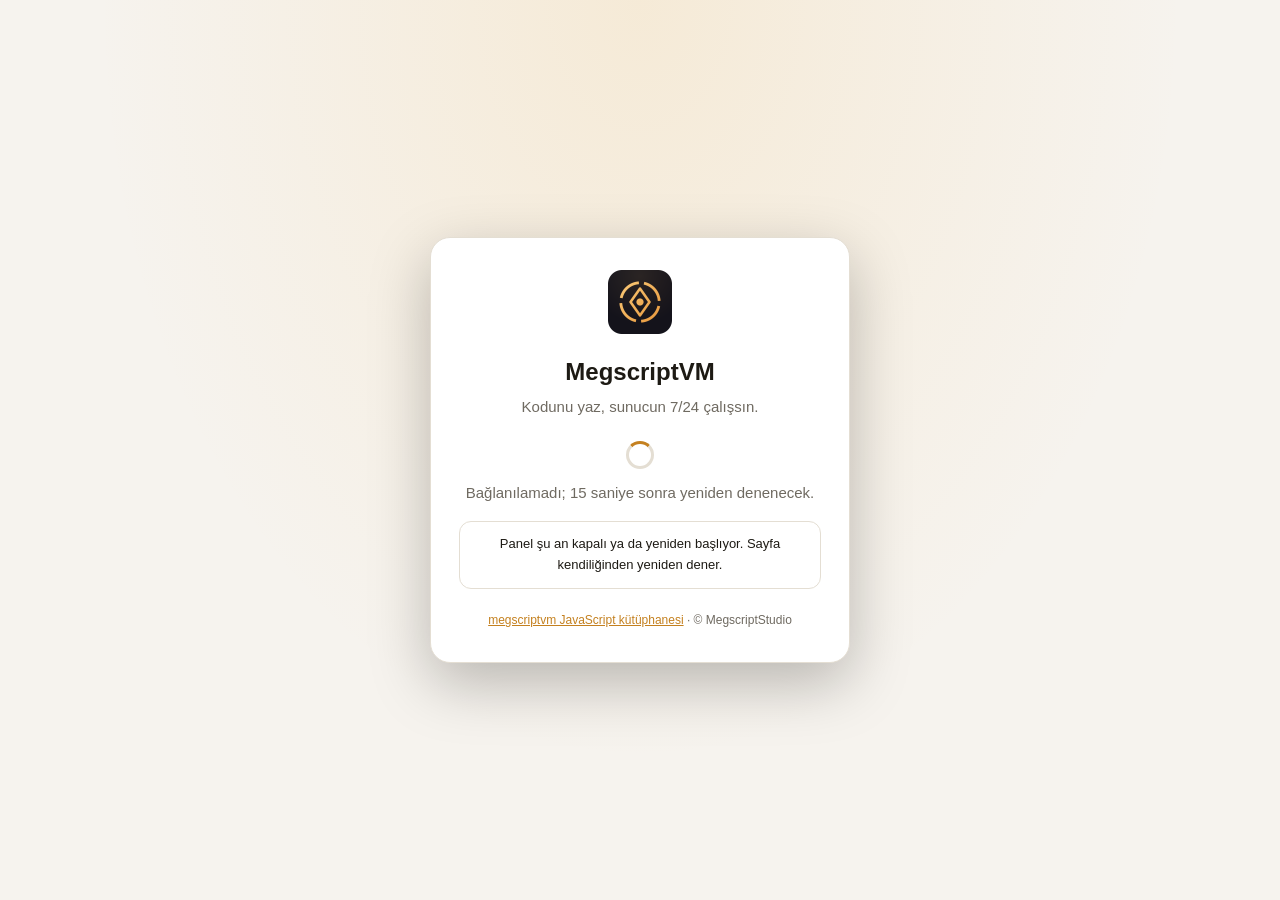
<file: index.html>
<!doctype html>
<html lang="tr">
<head>
<meta charset="utf-8">
<meta name="viewport" content="width=device-width,initial-scale=1">
<title>MegscriptVM Panel</title>
<meta name="description" content="MegscriptVM paneline yönlendirme: megscript kodunu yaz, sunucun 7/24 çalışsın.">
<link rel="icon" href="/simge.png">
<style>
  :root { --zemin:#09090d; --kart:#14131a; --cizgi:#2a2733; --yazi:#e8e2d6; --soluk:#9a948a; --altin:#f2b54a; }
  @media (prefers-color-scheme: light) { :root { --zemin:#f6f3ee; --kart:#ffffff; --cizgi:#e4ded3; --yazi:#1d1a14; --soluk:#6f6a61; --altin:#c4801f; } }
  * { box-sizing:border-box; }
  body { margin:0; min-height:100vh; display:grid; place-items:center; padding:16px; background:var(--zemin);
         background-image:radial-gradient(ellipse at top, rgba(242,181,74,.14), transparent 60%);
         color:var(--yazi); font:15px/1.6 "Segoe UI",Roboto,Helvetica,Arial,sans-serif; }
  .kart { width:100%; max-width:420px; background:var(--kart); border:1px solid var(--cizgi); border-radius:20px;
          padding:32px 28px; text-align:center; box-shadow:0 20px 60px rgba(0,0,0,.25); }
  img { width:64px; height:64px; }
  h1 { margin:12px 0 4px; font-size:24px; }
  p { margin:0; color:var(--soluk); }
  .doner { width:28px; height:28px; margin:22px auto 12px; border:3px solid var(--cizgi); border-top-color:var(--altin);
           border-radius:50%; animation:don 0.9s linear infinite; }
  @keyframes don { to { transform:rotate(360deg); } }
  .kapali { margin-top:16px; padding:12px 14px; border-radius:12px; border:1px solid var(--cizgi); font-size:13px; }
  a { color:var(--altin); }
  small { display:block; margin-top:22px; font-size:12px; color:var(--soluk); }
</style>
</head>
<body>
<main class="kart">
  <img src="/simge.png" alt="">
  <h1>MegscriptVM</h1>
  <p>Kodunu yaz, sunucun 7/24 çalışsın.</p>
  <div class="doner"></div>
  <p id="durum">Panele bağlanılıyor…</p>
  <div class="kapali" id="kapali" hidden>Panel şu an kapalı ya da yeniden başlıyor. Sayfa kendiliğinden yeniden dener.</div>
  <small><a href="/js.html">megscriptvm JavaScript kütüphanesi</a> · © MegscriptStudio</small>
</main>
<script src="/panel/kapi.js?s=4"></script>
</body>
</html>
</file>
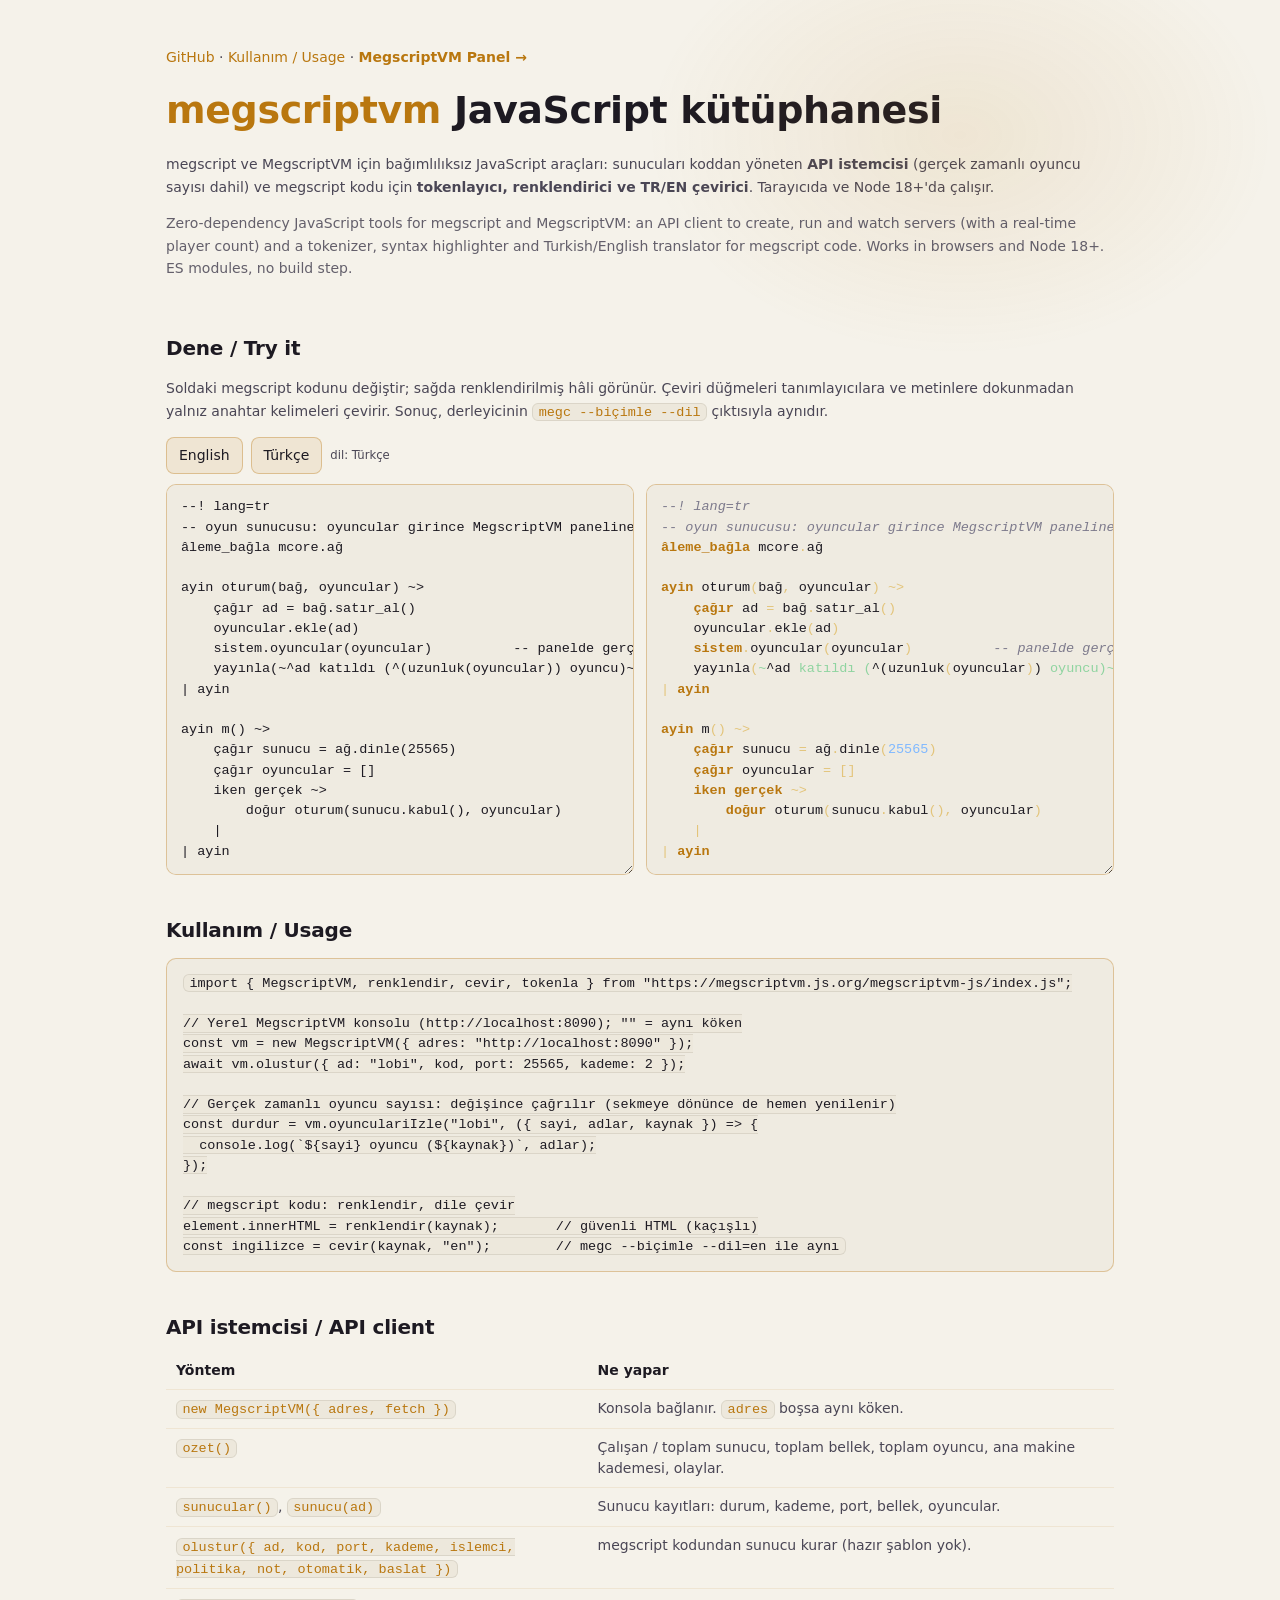
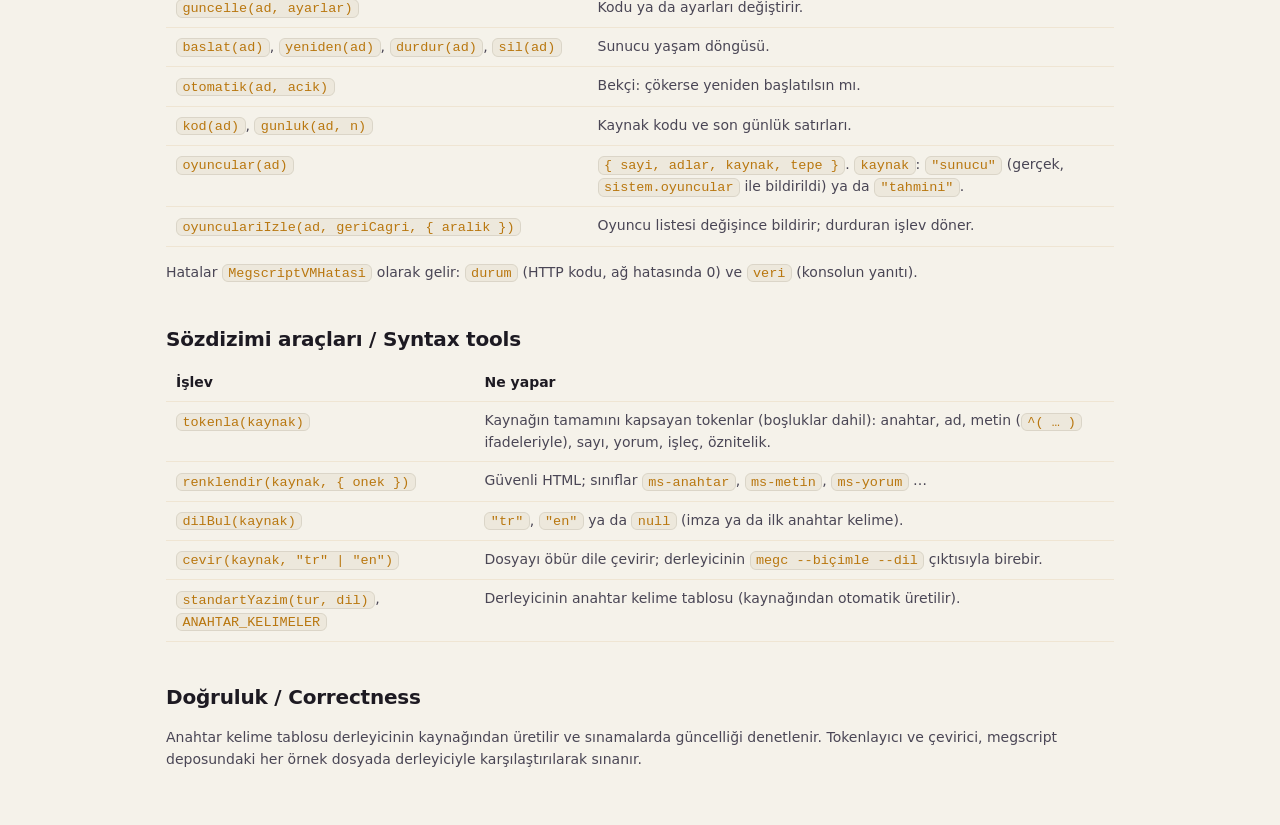
<file: js.html>
<!doctype html>
<html lang="tr">
<head>
<meta charset="utf-8">
<meta name="viewport" content="width=device-width, initial-scale=1">
<meta name="color-scheme" content="dark light">
<meta name="description" content="megscriptvm: JavaScript library for megscript and MegscriptVM — API client with real-time player count, tokenizer, syntax highlighter and TR/EN translation.">
<title>megscriptvm JavaScript</title>
<link rel="stylesheet" href="stil.css">
<script src="tema.js"></script>
<style>
  /* stil.css yoksa da koyu tema: yedek değerler */
  :root {
    --zemin: #0b0a0f; --zemin-2: #0f0e15; --yazi: #efedf5; --yazi-2: #b9b6c8; --koz: #f2b54a;
    --koz-ince: rgba(242, 181, 74, .12); --koz-cizgi: rgba(242, 181, 74, .35);
    --yazi-tipi: "Segoe UI Variable Text", "Segoe UI", "Inter", system-ui, -apple-system, "Helvetica Neue", Arial, sans-serif;
  }
  body { background: var(--zemin); color: var(--yazi); font-family: var(--yazi-tipi); margin: 0; }
  .kd { max-width: 980px; margin: 0 auto; padding: 32px 16px 64px; }
  .kd header { display: flex; align-items: center; justify-content: space-between; gap: 16px; flex-wrap: wrap; }
  .kd h1 { font-size: clamp(26px, 4vw, 38px); margin: 8px 0 4px; letter-spacing: -.01em; }
  .kd h1 span { color: var(--koz); }
  .kd h2 { font-size: 20px; margin: 40px 0 10px; }
  .kd p, .kd li { color: var(--yazi-2); line-height: 1.6; }
  .kd .en { font-size: 14px; opacity: .85; }
  .kd a { color: var(--koz); }
  .kd pre, .kd code, .kd textarea, .kd .onizleme { font-family: ui-monospace, "Cascadia Code", Consolas, monospace; font-size: 13.5px; }
  .kd pre { background: var(--zemin-2); border: 1px solid var(--koz-cizgi); border-radius: 10px; padding: 14px 16px; overflow-x: auto; color: var(--yazi); }
  .kd code { color: var(--koz); }
  .kd pre code { color: inherit; }
  .kd table { width: 100%; border-collapse: collapse; font-size: 14px; }
  .kd th, .kd td { text-align: left; padding: 8px 10px; border-bottom: 1px solid var(--koz-ince); vertical-align: top; }
  .kd th { color: var(--yazi); }
  .kd td { color: var(--yazi-2); }
  .deneme { display: grid; grid-template-columns: 1fr 1fr; gap: 12px; }
  @media (max-width: 760px) { .deneme { grid-template-columns: 1fr; } }
  .deneme textarea, .deneme .onizleme { width: 100%; min-height: 300px; box-sizing: border-box; background: var(--zemin-2); color: var(--yazi);
    border: 1px solid var(--koz-cizgi); border-radius: 10px; padding: 12px 14px; white-space: pre; overflow: auto; line-height: 1.5; resize: vertical; margin: 0; }
  .araclar { display: flex; gap: 8px; flex-wrap: wrap; align-items: center; margin: 10px 0; }
  .araclar button { background: var(--koz-ince); color: var(--yazi); border: 1px solid var(--koz-cizgi); border-radius: 8px; padding: 7px 12px; cursor: pointer; font: inherit; }
  .araclar button:hover { border-color: var(--koz); }
  .araclar small { color: var(--yazi-2); }
  .ms-anahtar { color: var(--koz); font-weight: 600; }
  .ms-oznitelik { color: #c9a0ff; }
  .ms-metin, .ms-run { color: #8fd4a0; }
  .ms-ifade { color: var(--yazi); }
  .ms-kacis { color: #f39b6b; }
  .ms-sayi { color: #7fb8ff; }
  .ms-yorum, .ms-imza { color: #7d7a8c; font-style: italic; }
  .ms-islec { color: #e3c47a; }
  .ms-hata { color: #ff6b6b; text-decoration: underline wavy; }
</style>
</head>
<body>
<main class="kd">
  <header>
    <div>
      <p><a href="https://github.com/Rutgai/megscriptvm">GitHub</a> · <a href="#kullanim">Kullanım / Usage</a> ·
        <a href="/"><b>MegscriptVM Panel →</b></a></p>
      <h1><span>megscriptvm</span> JavaScript kütüphanesi</h1>
      <p>megscript ve MegscriptVM için bağımlılıksız JavaScript araçları: sunucuları koddan yöneten <b>API istemcisi</b>
        (gerçek zamanlı oyuncu sayısı dahil) ve megscript kodu için <b>tokenlayıcı, renklendirici ve TR/EN çevirici</b>.
        Tarayıcıda ve Node 18+'da çalışır.</p>
      <p class="en">Zero-dependency JavaScript tools for megscript and MegscriptVM: an API client to create, run and watch
        servers (with a real-time player count) and a tokenizer, syntax highlighter and Turkish/English translator for
        megscript code. Works in browsers and Node 18+. ES modules, no build step.</p>
    </div>
  </header>

  <h2>Dene / Try it</h2>
  <p>Soldaki megscript kodunu değiştir; sağda renklendirilmiş hâli görünür. Çeviri düğmeleri tanımlayıcılara ve metinlere
    dokunmadan yalnız anahtar kelimeleri çevirir. Sonuç, derleyicinin <code>megc --biçimle --dil</code> çıktısıyla aynıdır.</p>
  <div class="araclar">
    <button type="button" data-dil="en">English</button>
    <button type="button" data-dil="tr">Türkçe</button>
    <small id="durum">Demo yüklenemedi: sayfa dosyadan (file://) açıldıysa tarayıcı JavaScript modüllerini yüklemez; siteden aç.</small>
  </div>
  <div class="deneme">
    <textarea id="kaynak" spellcheck="false" aria-label="megscript kaynak kodu">--! lang=tr
-- oyun sunucusu: oyuncular girince MegscriptVM paneline bildirir
âleme_bağla mcore.ağ

ayin oturum(bağ, oyuncular) ~>
    çağır ad = bağ.satır_al()
    oyuncular.ekle(ad)
    sistem.oyuncular(oyuncular)          -- panelde gerçek oyuncu sayısı
    yayınla(~^ad katıldı (^(uzunluk(oyuncular)) oyuncu)~)
| ayin

ayin m() ~>
    çağır sunucu = ağ.dinle(25565)
    çağır oyuncular = []
    iken gerçek ~>
        doğur oturum(sunucu.kabul(), oyuncular)
    |
| ayin</textarea>
    <pre class="onizleme" id="onizleme" aria-live="polite"></pre>
  </div>

  <h2 id="kullanim">Kullanım / Usage</h2>
  <pre><code>import { MegscriptVM, renklendir, cevir, tokenla } from "https://megscriptvm.js.org/megscriptvm-js/index.js";

// Yerel MegscriptVM konsolu (http://localhost:8090); "" = aynı köken
const vm = new MegscriptVM({ adres: "http://localhost:8090" });
await vm.olustur({ ad: "lobi", kod, port: 25565, kademe: 2 });

// Gerçek zamanlı oyuncu sayısı: değişince çağrılır (sekmeye dönünce de hemen yenilenir)
const durdur = vm.oyunculariIzle("lobi", ({ sayi, adlar, kaynak }) =&gt; {
  console.log(`${sayi} oyuncu (${kaynak})`, adlar);
});

// megscript kodu: renklendir, dile çevir
element.innerHTML = renklendir(kaynak);       // güvenli HTML (kaçışlı)
const ingilizce = cevir(kaynak, "en");        // megc --biçimle --dil=en ile aynı</code></pre>

  <h2>API istemcisi / API client</h2>
  <table>
    <tr><th>Yöntem</th><th>Ne yapar</th></tr>
    <tr><td><code>new MegscriptVM({ adres, fetch })</code></td><td>Konsola bağlanır. <code>adres</code> boşsa aynı köken.</td></tr>
    <tr><td><code>ozet()</code></td><td>Çalışan / toplam sunucu, toplam bellek, toplam oyuncu, ana makine kademesi, olaylar.</td></tr>
    <tr><td><code>sunucular()</code>, <code>sunucu(ad)</code></td><td>Sunucu kayıtları: durum, kademe, port, bellek, oyuncular.</td></tr>
    <tr><td><code>olustur({ ad, kod, port, kademe, islemci, politika, not, otomatik, baslat })</code></td><td>megscript kodundan sunucu kurar (hazır şablon yok).</td></tr>
    <tr><td><code>guncelle(ad, ayarlar)</code></td><td>Kodu ya da ayarları değiştirir.</td></tr>
    <tr><td><code>baslat(ad)</code>, <code>yeniden(ad)</code>, <code>durdur(ad)</code>, <code>sil(ad)</code></td><td>Sunucu yaşam döngüsü.</td></tr>
    <tr><td><code>otomatik(ad, acik)</code></td><td>Bekçi: çökerse yeniden başlatılsın mı.</td></tr>
    <tr><td><code>kod(ad)</code>, <code>gunluk(ad, n)</code></td><td>Kaynak kodu ve son günlük satırları.</td></tr>
    <tr><td><code>oyuncular(ad)</code></td><td><code>{ sayi, adlar, kaynak, tepe }</code>. <code>kaynak</code>: <code>"sunucu"</code> (gerçek, <code>sistem.oyuncular</code> ile bildirildi) ya da <code>"tahmini"</code>.</td></tr>
    <tr><td><code>oyunculariIzle(ad, geriCagri, { aralik })</code></td><td>Oyuncu listesi değişince bildirir; durduran işlev döner.</td></tr>
  </table>
  <p>Hatalar <code>MegscriptVMHatasi</code> olarak gelir: <code>durum</code> (HTTP kodu, ağ hatasında 0) ve <code>veri</code> (konsolun yanıtı).</p>

  <h2>Sözdizimi araçları / Syntax tools</h2>
  <table>
    <tr><th>İşlev</th><th>Ne yapar</th></tr>
    <tr><td><code>tokenla(kaynak)</code></td><td>Kaynağın tamamını kapsayan tokenlar (boşluklar dahil): anahtar, ad, metin (<code>^( … )</code> ifadeleriyle), sayı, yorum, işleç, öznitelik.</td></tr>
    <tr><td><code>renklendir(kaynak, { onek })</code></td><td>Güvenli HTML; sınıflar <code>ms-anahtar</code>, <code>ms-metin</code>, <code>ms-yorum</code> …</td></tr>
    <tr><td><code>dilBul(kaynak)</code></td><td><code>"tr"</code>, <code>"en"</code> ya da <code>null</code> (imza ya da ilk anahtar kelime).</td></tr>
    <tr><td><code>cevir(kaynak, "tr" | "en")</code></td><td>Dosyayı öbür dile çevirir; derleyicinin <code>megc --biçimle --dil</code> çıktısıyla birebir.</td></tr>
    <tr><td><code>standartYazim(tur, dil)</code>, <code>ANAHTAR_KELIMELER</code></td><td>Derleyicinin anahtar kelime tablosu (kaynağından otomatik üretilir).</td></tr>
  </table>

  <h2>Doğruluk / Correctness</h2>
  <p>Anahtar kelime tablosu derleyicinin kaynağından üretilir ve sınamalarda güncelliği denetlenir. Tokenlayıcı ve çevirici,
    megscript deposundaki her örnek dosyada derleyiciyle karşılaştırılarak sınanır.</p>
</main>
<script type="module">
  import { renklendir, cevir, dilBul } from "./megscriptvm-js/index.js";
  const k = document.getElementById("kaynak"), o = document.getElementById("onizleme"), d = document.getElementById("durum");
  const ciz = () => {
    o.innerHTML = renklendir(k.value);
    const dil = dilBul(k.value);
    d.textContent = dil ? `dil: ${dil === "tr" ? "Türkçe" : "English"}` : "dil: belirsiz";
  };
  k.addEventListener("input", ciz);
  k.addEventListener("scroll", () => { o.scrollTop = k.scrollTop; o.scrollLeft = k.scrollLeft; });
  document.querySelectorAll("[data-dil]").forEach((b) => b.addEventListener("click", () => {
    try { k.value = cevir(k.value, b.dataset.dil); ciz(); }
    catch (e) { d.textContent = e.message; }
  }));
  ciz();
</script>
</body>
</html>
</file>
<file: stil.css>
/* MegscriptVM konsolu — "obsidyen ve köz" görünümü. Koyu tema varsayılan; açık tema data-tema="acik" ya da
   sistem tercihi. Dış kaynak yok: yazı tipleri sistemden, çizimler satır içi SVG. */

/* ------------------------------------------------------------------ belirteçler */
:root {
  --zemin: #0b0a0f;
  --zemin-2: #0f0e15;
  --panel: #14131b;
  --panel-2: #1a1923;
  --panel-3: #22212d;
  --cizgi: rgba(255, 255, 255, .065);
  --cizgi-2: rgba(255, 255, 255, .11);
  --yazi: #efedf5;
  --yazi-2: #b9b6c8;
  --soluk: #8a879c;
  --sonuk: #636075;

  --koz: #f2b54a;            /* vurgu: köz altını */
  --koz-2: #e3892b;
  --koz-yazi: #1a1206;
  --koz-ince: rgba(242, 181, 74, .12);
  --koz-cizgi: rgba(242, 181, 74, .35);

  --yesil: #4ade80;
  --yesil-ince: rgba(74, 222, 128, .12);
  --kirmizi: #fb7185;
  --kirmizi-ince: rgba(251, 113, 133, .12);
  --mavi: #7cb4ff;
  --mavi-ince: rgba(124, 180, 255, .12);
  --turkuaz: #5eead4;

  --golge: 0 1px 0 rgba(255, 255, 255, .04) inset, 0 12px 32px -12px rgba(0, 0, 0, .6);
  --golge-buyuk: 0 30px 80px -20px rgba(0, 0, 0, .75);

  --kule-ust1: #3a3346; --kule-ust2: #262130;
  --kule-sol1: #1f1b28; --kule-sol2: #121018;
  --kule-sag1: #2b2536; --kule-sag2: #17141e;
  --kule-cizgi: rgba(242, 181, 74, .28);
  --kule-golge: rgba(0, 0, 0, .55);

  --yaricap: 14px;
  --yaricap-k: 10px;
  --yazi-tipi: "Segoe UI Variable Text", "Segoe UI", "Inter", system-ui, -apple-system, "Helvetica Neue", Arial, sans-serif;
  --baslik-tipi: "Segoe UI Variable Display", "Segoe UI", "Inter", system-ui, -apple-system, sans-serif;
  --mono: "Cascadia Code", "JetBrains Mono", "SF Mono", Consolas, "Liberation Mono", monospace;
  color-scheme: dark;
}

:root[data-tema="acik"] {
  --zemin: #f5f2ea;
  --zemin-2: #efebe1;
  --panel: #fffdf8;
  --panel-2: #f7f3ea;
  --panel-3: #ede8dc;
  --cizgi: rgba(40, 30, 10, .09);
  --cizgi-2: rgba(40, 30, 10, .15);
  --yazi: #1d1a22;
  --yazi-2: #4a4655;
  --soluk: #6f6a78;
  --sonuk: #9a95a2;
  --koz: #b9770f;
  --koz-2: #d4891c;
  --koz-yazi: #fffaf0;
  --koz-ince: rgba(185, 119, 15, .1);
  --koz-cizgi: rgba(185, 119, 15, .35);
  --yesil: #15803d;
  --yesil-ince: rgba(21, 128, 61, .1);
  --kirmizi: #be123c;
  --kirmizi-ince: rgba(190, 18, 60, .08);
  --mavi: #1d4ed8;
  --mavi-ince: rgba(29, 78, 216, .08);
  --turkuaz: #0f766e;
  --golge: 0 1px 2px rgba(40, 30, 10, .05), 0 10px 30px -14px rgba(40, 30, 10, .18);
  --golge-buyuk: 0 30px 80px -20px rgba(40, 30, 10, .35);
  --kule-ust1: #fff6e3; --kule-ust2: #f0e2c4;
  --kule-sol1: #e7d9bc; --kule-sol2: #d4c3a0;
  --kule-sag1: #f6ead0; --kule-sag2: #e4d3b0;
  --kule-cizgi: rgba(160, 100, 10, .35);
  --kule-golge: rgba(80, 50, 10, .18);
  color-scheme: light;
}

@media (prefers-color-scheme: light) {
  :root:not([data-tema]) {
    --zemin: #f5f2ea; --zemin-2: #efebe1; --panel: #fffdf8; --panel-2: #f7f3ea; --panel-3: #ede8dc;
    --cizgi: rgba(40, 30, 10, .09); --cizgi-2: rgba(40, 30, 10, .15);
    --yazi: #1d1a22; --yazi-2: #4a4655; --soluk: #6f6a78; --sonuk: #9a95a2;
    --koz: #b9770f; --koz-2: #d4891c; --koz-yazi: #fffaf0; --koz-ince: rgba(185, 119, 15, .1); --koz-cizgi: rgba(185, 119, 15, .35);
    --yesil: #15803d; --yesil-ince: rgba(21, 128, 61, .1); --kirmizi: #be123c; --kirmizi-ince: rgba(190, 18, 60, .08);
    --mavi: #1d4ed8; --mavi-ince: rgba(29, 78, 216, .08); --turkuaz: #0f766e;
    --golge: 0 1px 2px rgba(40, 30, 10, .05), 0 10px 30px -14px rgba(40, 30, 10, .18);
    --golge-buyuk: 0 30px 80px -20px rgba(40, 30, 10, .35);
    --kule-ust1: #fff6e3; --kule-ust2: #f0e2c4; --kule-sol1: #e7d9bc; --kule-sol2: #d4c3a0;
    --kule-sag1: #f6ead0; --kule-sag2: #e4d3b0; --kule-cizgi: rgba(160, 100, 10, .35); --kule-golge: rgba(80, 50, 10, .18);
    color-scheme: light;
  }
}

/* ------------------------------------------------------------------ temel */
* { box-sizing: border-box; }
html, body { margin: 0; }
body {
  background: var(--zemin);
  color: var(--yazi);
  font: 14px/1.5 var(--yazi-tipi);
  -webkit-font-smoothing: antialiased;
  text-rendering: optimizeLegibility;
  min-height: 100vh;
  overflow-x: hidden;
}
body::before {               /* sahnenin üstünde hafif köz parıltısı */
  content: "";
  position: fixed;
  inset: -20vh -10vw auto auto;
  width: 70vw;
  height: 70vh;
  background: radial-gradient(closest-side, var(--koz-ince), transparent 70%);
  pointer-events: none;
  z-index: 0;
}
svg { fill: none; stroke: currentColor; stroke-width: 1.8; stroke-linecap: round; stroke-linejoin: round; }
a { color: inherit; text-decoration: none; }
code, .mono { font-family: var(--mono); font-size: .92em; }
code { background: var(--panel-3); border: 1px solid var(--cizgi); padding: .05em .4em; border-radius: 6px; color: var(--yazi-2); }
h1, h2, h3 { font-family: var(--baslik-tipi); margin: 0; letter-spacing: -.01em; }
button { font: inherit; color: inherit; }
::selection { background: var(--koz-cizgi); }
[hidden] { display: none !important; }
:focus-visible { outline: 2px solid var(--koz); outline-offset: 2px; border-radius: 6px; }

.kabuk { position: relative; z-index: 1; display: grid; grid-template-columns: 248px minmax(0, 1fr); min-height: 100vh; }

/* ------------------------------------------------------------------ yan ray */
.ray {
  position: sticky; top: 0; height: 100vh;
  display: flex; flex-direction: column; gap: 2px;
  padding: 18px 14px;
  border-right: 1px solid var(--cizgi);
  background: linear-gradient(180deg, var(--zemin-2), var(--zemin));
}
.marka { display: flex; align-items: center; gap: 11px; padding: 4px 8px 18px; }
.marka .muhur { width: 34px; height: 34px; flex: none; filter: drop-shadow(0 0 10px rgba(242, 181, 74, .35)); }
.marka b { display: block; font: 650 16px/1.1 var(--baslik-tipi); letter-spacing: -.01em; }
.marka small { display: block; color: var(--soluk); font-size: 11.5px; letter-spacing: .02em; margin-top: 2px; }
.ray-baslik { font-size: 10.5px; text-transform: uppercase; letter-spacing: .14em; color: var(--sonuk); padding: 14px 10px 6px; font-weight: 600; }
.ray > a[data-sayfa] {
  position: relative;
  display: flex; align-items: center; gap: 11px;
  padding: 9px 10px; border-radius: var(--yaricap-k);
  color: var(--yazi-2); font-weight: 500;
  transition: background .15s, color .15s;
}
.ray > a[data-sayfa] svg { width: 18px; height: 18px; flex: none; opacity: .85; }
.ray > a[data-sayfa]:hover { background: var(--panel); color: var(--yazi); }
.ray > a.etkin { background: var(--panel-2); color: var(--yazi); box-shadow: inset 0 0 0 1px var(--cizgi); }
.ray > a.etkin::before {
  content: ""; position: absolute; left: -14px; top: 9px; bottom: 9px; width: 3px;
  border-radius: 0 3px 3px 0; background: linear-gradient(var(--koz), var(--koz-2));
}
.ray > a.etkin svg { color: var(--koz); opacity: 1; }
.ray em {
  margin-left: auto; font-style: normal; font-size: 11px; font-weight: 600;
  min-width: 22px; text-align: center; padding: 1px 7px; border-radius: 99px;
  background: var(--panel-3); color: var(--yazi-2); font-variant-numeric: tabular-nums;
}
.ray-alt { margin-top: auto; display: grid; gap: 10px; }
.ev-karti {
  padding: 12px; border-radius: var(--yaricap); background: var(--panel);
  border: 1px solid var(--cizgi); display: grid; gap: 8px;
}
.ev-ust { display: flex; align-items: center; gap: 8px; font-size: 12.5px; }
.ev-karti small { color: var(--soluk); font-size: 11.5px; line-height: 1.35; }
.ev-kademe, .kademe-cubuk { display: grid; grid-template-columns: repeat(5, 1fr); grid-template-rows: minmax(0, 1fr); gap: 4px; align-items: end; height: 20px; }
.ev-kademe i, .kademe-cubuk i { display: block; border-radius: 2px; background: var(--panel-3); }
.ev-kademe i:nth-child(1), .kademe-cubuk i:nth-child(1) { height: 20%; }
.ev-kademe i:nth-child(2), .kademe-cubuk i:nth-child(2) { height: 40%; }
.ev-kademe i:nth-child(3), .kademe-cubuk i:nth-child(3) { height: 60%; }
.ev-kademe i:nth-child(4), .kademe-cubuk i:nth-child(4) { height: 80%; }
.ev-kademe i:nth-child(5), .kademe-cubuk i:nth-child(5) { height: 100%; }
.ev-kademe i.dolu, .kademe-cubuk i.dolu { background: linear-gradient(var(--koz), var(--koz-2)); }
.surum { color: var(--sonuk); font-size: 11px; padding: 0 6px; font-family: var(--mono); }

.nabiz { position: relative; width: 8px; height: 8px; border-radius: 50%; background: var(--sonuk); flex: none; }
.nabiz.canli { background: var(--yesil); }
.nabiz.canli::after {
  content: ""; position: absolute; inset: -4px; border-radius: 50%;
  border: 2px solid var(--yesil); opacity: 0; animation: nabiz 2s ease-out infinite;
}
.nabiz.kopuk { background: var(--kirmizi); }
@keyframes nabiz { 0% { transform: scale(.5); opacity: .7; } 100% { transform: scale(1.6); opacity: 0; } }

/* ------------------------------------------------------------------ üst çubuk */
.sahne { min-width: 0; display: flex; flex-direction: column; }
.ust {
  position: sticky; top: 0; z-index: 5;
  display: flex; align-items: center; justify-content: space-between; gap: 16px;
  padding: 16px 32px;
  background: color-mix(in srgb, var(--zemin) 82%, transparent);
  backdrop-filter: blur(14px) saturate(140%);
  -webkit-backdrop-filter: blur(14px) saturate(140%);
  border-bottom: 1px solid var(--cizgi);
}
.ust-sol { display: flex; align-items: baseline; gap: 8px; min-width: 0; }
.kirinti { color: var(--sonuk); font-size: 13px; white-space: nowrap; }
.ust h1 { font-size: 19px; font-weight: 650; white-space: nowrap; overflow: hidden; text-overflow: ellipsis; }
.ust-sag { display: flex; align-items: center; gap: 8px; }
.cip {
  display: inline-flex; align-items: center; gap: 6px;
  height: 34px; padding: 0 12px; border-radius: 99px;
  border: 1px solid var(--cizgi); background: var(--panel);
  color: var(--yazi-2); font-size: 12.5px; font-variant-numeric: tabular-nums; white-space: nowrap;
}
.cip svg { width: 15px; height: 15px; color: var(--soluk); }
.cip.canli svg { color: var(--yesil); }

.ikon-dugme {
  display: inline-grid; place-items: center; width: 34px; height: 34px; flex: none;
  border-radius: 10px; border: 1px solid var(--cizgi); background: var(--panel);
  color: var(--yazi-2); cursor: pointer; transition: background .15s, color .15s, border-color .15s;
}
.ikon-dugme:hover { background: var(--panel-2); color: var(--yazi); border-color: var(--cizgi-2); }
.ikon-dugme svg { width: 17px; height: 17px; }
#temaDugme .gunes { display: none; }
:root[data-tema="acik"] #temaDugme .gunes { display: block; }
:root[data-tema="acik"] #temaDugme .ay { display: none; }

.dugme {
  display: inline-flex; align-items: center; justify-content: center; gap: 7px;
  height: 36px; padding: 0 14px; border-radius: 10px;
  border: 1px solid var(--cizgi-2); background: var(--panel-2); color: var(--yazi);
  font-weight: 560; font-size: 13.5px; cursor: pointer; white-space: nowrap;
  transition: transform .12s, background .15s, box-shadow .15s, filter .15s;
}
.dugme:hover { background: var(--panel-3); }
.dugme:active { transform: translateY(1px); }
.dugme svg { width: 16px; height: 16px; stroke-width: 2.2; }
.dugme.birincil {
  border-color: transparent; color: var(--koz-yazi);
  background: linear-gradient(180deg, #ffd27a, var(--koz-2));
  box-shadow: 0 1px 0 rgba(255, 255, 255, .35) inset, 0 8px 22px -8px rgba(227, 137, 43, .7);
}
:root[data-tema="acik"] .dugme.birincil { background: linear-gradient(180deg, #d99a2b, #b06c0c); }
.dugme.birincil:hover { filter: brightness(1.06); }
.dugme.tehlike { background: var(--kirmizi); border-color: transparent; color: #fff; }
.dugme:disabled { opacity: .55; cursor: progress; }

/* ------------------------------------------------------------------ içerik */
.icerik { padding: 28px 32px 48px; max-width: 1360px; width: 100%; }
section[data-bolum] { display: grid; grid-template-columns: minmax(0, 1fr); gap: 20px; animation: belir .28s ease-out; }
@keyframes belir { from { transform: translateY(6px); } to { transform: none; } }

.kart {
  background: var(--panel); border: 1px solid var(--cizgi);
  border-radius: var(--yaricap); box-shadow: var(--golge);
  padding: 18px 20px; min-width: 0;
}
.kart-bas { display: flex; align-items: baseline; justify-content: space-between; gap: 12px; margin-bottom: 14px; }
.kart-bas h3, .bolum-bas h3 { font-size: 15px; font-weight: 620; }
.bolum-bas { display: flex; align-items: baseline; justify-content: space-between; gap: 12px; margin: 6px 2px -6px; }
.soluk { color: var(--soluk); font-size: 12.5px; }
.baglanti { display: inline-flex; align-items: center; gap: 4px; color: var(--koz); font-size: 13px; font-weight: 560; }
.baglanti svg { width: 14px; height: 14px; transition: transform .15s; }
.baglanti:hover svg { transform: translateX(3px); }
.iki-sutun { display: grid; grid-template-columns: minmax(0, 1.35fr) minmax(0, 1fr); gap: 20px; }

/* --- kahraman bandı */
.kahraman {
  position: relative; overflow: hidden;
  display: grid; grid-template-columns: minmax(0, 1.2fr) minmax(260px, .8fr); align-items: center; gap: 12px;
  padding: 28px 30px; border-radius: 20px;
  border: 1px solid var(--cizgi);
  background:
    radial-gradient(120% 140% at 100% 100%, var(--koz-ince), transparent 55%),
    linear-gradient(135deg, var(--panel-2), var(--panel));
  box-shadow: var(--golge);
}
.kahraman::before {          /* ince ızgara deseni */
  content: ""; position: absolute; inset: 0; pointer-events: none; opacity: .5;
  background-image: linear-gradient(var(--cizgi) 1px, transparent 1px), linear-gradient(90deg, var(--cizgi) 1px, transparent 1px);
  background-size: 28px 28px;
  mask-image: radial-gradient(80% 90% at 85% 60%, #000, transparent 75%);
  -webkit-mask-image: radial-gradient(80% 90% at 85% 60%, #000, transparent 75%);
}
.kahraman-metin { position: relative; display: grid; gap: 12px; }
.etiket {
  justify-self: start; display: inline-flex; align-items: center; gap: 7px;
  padding: 4px 10px 4px 8px; border-radius: 99px; font-size: 12px; font-weight: 600;
  background: var(--yesil-ince); color: var(--yesil); border: 1px solid color-mix(in srgb, var(--yesil) 30%, transparent);
}
.etiket i { width: 7px; height: 7px; border-radius: 50%; background: currentColor; box-shadow: 0 0 0 3px color-mix(in srgb, currentColor 25%, transparent); }
.etiket.bos { background: var(--panel-3); color: var(--soluk); border-color: var(--cizgi); }
.etiket.kopuk { background: var(--kirmizi-ince); color: var(--kirmizi); border-color: color-mix(in srgb, var(--kirmizi) 30%, transparent); }
.kahraman h2 { font-size: clamp(22px, 2.6vw, 30px); font-weight: 680; line-height: 1.15; letter-spacing: -.02em; max-width: 22ch; }
.kahraman p { margin: 0; color: var(--yazi-2); max-width: 56ch; }
.kahraman-sayilar { display: flex; align-items: center; gap: 26px; margin-top: 8px; flex-wrap: wrap; }
.halka-kutu { position: relative; width: 112px; height: 112px; flex: none; }
.halka { width: 100%; height: 100%; transform: rotate(-90deg); }
.halka circle { fill: none; stroke-width: 9; }
.halka-iz { stroke: var(--panel-3); }
.halka-dolu { stroke: url(#altin); stroke-linecap: round; transition: stroke-dasharray .6s cubic-bezier(.2, .8, .2, 1); filter: drop-shadow(0 0 6px rgba(242, 181, 74, .45)); }
.halka-orta { position: absolute; inset: 0; display: grid; place-content: center; text-align: center; }
.halka-orta b { font: 700 32px/1 var(--baslik-tipi); font-variant-numeric: tabular-nums; letter-spacing: -.02em; }
.halka-orta small { color: var(--soluk); font-size: 12px; }
.kahraman-dl { display: grid; grid-template-columns: repeat(3, auto); gap: 6px 26px; margin: 0; }
.kahraman-dl div { display: grid; gap: 2px; }
.kahraman-dl dt { color: var(--soluk); font-size: 12px; }
.kahraman-dl dd { margin: 0; font: 620 17px/1.2 var(--baslik-tipi); font-variant-numeric: tabular-nums; }
.kahraman-cizim { position: relative; display: grid; place-items: center; }
.kule-cizim { width: 100%; max-width: 380px; height: auto; overflow: visible; stroke: none; }
.kule-cizim * { stroke-linecap: round; }
.kule { animation: yuz 6s ease-in-out infinite; }
.kule-golge { fill: var(--kule-golge); animation: golge 6s ease-in-out infinite; transform-origin: 180px 190px; }
@keyframes yuz { 50% { transform: translateY(-7px); } }
@keyframes golge { 50% { transform: scaleX(.86); opacity: .7; } }
.isiklar circle { fill: var(--sonuk); stroke: none; }
.kahraman.canli .isiklar circle { fill: #6ef0a0; animation: led 1.6s steps(2) infinite; }
.kahraman.canli .isiklar .i2 { animation-delay: .4s; }
.kahraman.canli .isiklar .i3 { animation-delay: .9s; fill: #ffd98a; }
@keyframes led { 50% { opacity: .35; } }
.halkalar ellipse { transform-origin: 180px 200px; }
.halkalar ellipse:nth-child(2) { animation: don 40s linear infinite; }
@keyframes don { to { stroke-dashoffset: -200; } }
.kivilcimlar circle { animation: kivilcim 5s ease-in-out infinite; opacity: .7; }
.kivilcimlar circle:nth-child(2n) { animation-delay: -2.5s; animation-duration: 6.5s; }
.kivilcimlar circle:nth-child(3n) { animation-delay: -1s; animation-duration: 4.2s; }
@keyframes kivilcim { 50% { transform: translateY(-10px); opacity: .2; } }

/* --- KPI */
.kpi-izgara { display: grid; grid-template-columns: repeat(4, minmax(0, 1fr)); gap: 16px; }
.kpi {
  position: relative; display: flex; flex-direction: column; gap: 4px; min-width: 0;
  padding: 16px 18px; border-radius: var(--yaricap);
  background: var(--panel); border: 1px solid var(--cizgi); box-shadow: var(--golge);
}
.kpi-ust { display: flex; align-items: center; justify-content: space-between; margin-bottom: 4px; }
.kpi-ad { color: var(--soluk); font-size: 12.5px; font-weight: 500; }
.kpi-ikon { display: grid; place-items: center; width: 28px; height: 28px; border-radius: 8px; background: var(--koz-ince); color: var(--koz); }
.kpi-ikon svg { width: 16px; height: 16px; }
.kpi > b { font: 680 24px/1.15 var(--baslik-tipi); letter-spacing: -.02em; font-variant-numeric: tabular-nums; white-space: nowrap; overflow: hidden; text-overflow: ellipsis; }
.kpi small { color: var(--soluk); font-size: 12px; line-height: 1.35; }
.kpi .kademe-cubuk { margin-top: auto; height: 22px; }
.halka-dolu.sifir { opacity: 0; }
.kpi-grafik { margin: 6px -4px -6px; height: 40px; }
.kpi-grafik svg { width: 100%; height: 100%; display: block; }

/* --- alan grafikleri (bellek) */
.alan-grafik .cizgi { stroke: var(--koz); stroke-width: 1.8; fill: none; vector-effect: non-scaling-stroke; }
.alan-grafik .dolgu { stroke: none; }
.alan-grafik .bos-cizgi { stroke: var(--cizgi-2); stroke-dasharray: 3 5; vector-effect: non-scaling-stroke; }

/* --- olaylar */
.olaylar { list-style: none; margin: 0; padding: 0; display: grid; max-height: 344px; overflow: auto; scrollbar-width: thin; }
.olaylar li { position: relative; display: grid; grid-template-columns: 58px 1fr; gap: 12px; padding: 8px 0 8px 2px; font-size: 13px; }
.olaylar li:not(.bos)::before {
  content: ""; position: absolute; left: 66px; top: 0; bottom: 0; width: 1px; background: var(--cizgi-2);
}
.olaylar li:first-child::before { top: 15px; }
.olaylar li:last-child::before { bottom: calc(100% - 15px); }
.olaylar time { color: var(--sonuk); font: 12px/1.6 var(--mono); font-variant-numeric: tabular-nums; }
.olaylar li > div { position: relative; padding-left: 16px; color: var(--yazi-2); min-width: 0; overflow-wrap: anywhere; }
.olaylar li > div::before {
  content: ""; position: absolute; left: -4px; top: 6px; width: 9px; height: 9px; border-radius: 50%;
  background: var(--panel); border: 2px solid var(--olay-renk, var(--sonuk));
}
.olaylar .tur { display: inline-block; font-size: 11px; font-weight: 650; margin-right: 6px; color: var(--olay-renk, var(--soluk)); text-transform: uppercase; letter-spacing: .05em; }
.olaylar li.bos { display: block; color: var(--soluk); padding: 18px 0; text-align: center; }
.olaylar li.bos::before { display: none; }
[data-tur="başlatıldı"] { --olay-renk: var(--yesil); }
[data-tur="bağlandı"] { --olay-renk: var(--turkuaz); }
[data-tur="düştü"], [data-tur="silindi"] { --olay-renk: var(--kirmizi); }
[data-tur="bekçi"] { --olay-renk: var(--mavi); }
[data-tur="oluşturuldu"], [data-tur="konsol"] { --olay-renk: var(--koz); }

/* --- durum rozetleri */
.durum {
  display: inline-flex; align-items: center; gap: 6px; height: 24px; padding: 0 9px; border-radius: 99px;
  font-size: 12px; font-weight: 600; white-space: nowrap;
  background: var(--panel-3); color: var(--soluk);
}
.durum i { width: 7px; height: 7px; border-radius: 50%; background: currentColor; }
.durum.çalışıyor { background: var(--yesil-ince); color: var(--yesil); }
.durum.çalışıyor i { box-shadow: 0 0 0 0 currentColor; animation: dalga 2s infinite; }
.durum.hata { background: var(--kirmizi-ince); color: var(--kirmizi); }
.durum.yeniden_başlıyor { background: var(--mavi-ince); color: var(--mavi); }
.durum.yeniden_başlıyor i { animation: yanip 1s infinite; }
@keyframes dalga { 0% { box-shadow: 0 0 0 0 color-mix(in srgb, currentColor 60%, transparent); } 100% { box-shadow: 0 0 0 6px transparent; } }
@keyframes yanip { 50% { opacity: .3; } }
.rozet {
  display: inline-flex; align-items: center; gap: 5px; height: 22px; padding: 0 8px; border-radius: 6px;
  font-size: 11.5px; font-weight: 600; white-space: nowrap;
  background: var(--panel-3); color: var(--yazi-2); border: 1px solid var(--cizgi);
}
.rozet.koz { background: var(--koz-ince); color: var(--koz); border-color: var(--koz-cizgi); }

/* --- özet mini liste */
.mini-liste { display: grid; gap: 8px; }
.mini-oge {
  display: grid; grid-template-columns: auto minmax(0, 1fr) 96px auto; align-items: center; gap: 14px;
  padding: 10px 12px; border-radius: 12px; background: var(--panel-2); border: 1px solid var(--cizgi);
}
.mini-oge .ad b { display: block; font-weight: 600; white-space: nowrap; overflow: hidden; text-overflow: ellipsis; }
.mini-oge .ad small { display: block; color: var(--soluk); font: 11.5px var(--mono); white-space: nowrap; overflow: hidden; text-overflow: ellipsis; }
.mini-oge .alan-grafik { width: 100%; height: 28px; display: block; }
.mini-oge .sag { text-align: right; font-size: 12px; color: var(--yazi-2); font-variant-numeric: tabular-nums; white-space: nowrap; }
.mini-oge .sag small { display: block; color: var(--soluk); }

/* --- hızlı başlangıç */
.hizli { display: grid; grid-template-columns: repeat(4, minmax(0, 1fr)); gap: 16px; }
.hizli-oge {
  position: relative; overflow: hidden; text-align: left; cursor: pointer;
  display: grid; gap: 10px; align-content: start;
  padding: 16px; border-radius: var(--yaricap);
  background: var(--panel); border: 1px solid var(--cizgi); box-shadow: var(--golge);
  transition: transform .18s, border-color .18s, box-shadow .18s;
}
.hizli-oge:hover { transform: translateY(-2px); border-color: var(--koz-cizgi); box-shadow: var(--golge), 0 0 0 4px var(--koz-ince); }
.hizli-oge .hizli-ikon {
  display: grid; place-items: center; width: 40px; height: 40px; border-radius: 11px;
  background: linear-gradient(140deg, var(--koz-ince), transparent), var(--panel-2);
  border: 1px solid var(--koz-cizgi); color: var(--koz);
}
.hizli-oge .hizli-ikon svg { width: 20px; height: 20px; }
.hizli-oge b { display: block; font-size: 14px; font-weight: 620; }
.hizli-oge .alt { display: block; color: var(--soluk); font-size: 12.5px; }
.hizli-oge code { display: block; font-size: 11px; background: none; border: 0; padding: 0; color: var(--sonuk); white-space: nowrap; overflow: hidden; text-overflow: ellipsis; }
.hizli-oge .hizli-alt { display: flex; align-items: center; justify-content: space-between; gap: 8px; margin-top: 4px; }
.hizli-oge .ok { color: var(--koz); font-size: 12.5px; font-weight: 600; display: inline-flex; align-items: center; gap: 4px; opacity: 0; transform: translateX(-4px); transition: .18s; }
.hizli-oge .ok svg { width: 14px; height: 14px; }
.hizli-oge:hover .ok { opacity: 1; transform: none; }

/* ------------------------------------------------------------------ araç çubuğu */
.arac-cubugu { display: flex; align-items: center; gap: 10px; flex-wrap: wrap; }
.arama, .secim-kutu {
  display: flex; align-items: center; gap: 8px; height: 38px; padding: 0 12px;
  border-radius: 10px; border: 1px solid var(--cizgi-2); background: var(--panel);
  flex: 1 1 240px; max-width: 380px; transition: border-color .15s, box-shadow .15s;
}
.arama:focus-within, .secim-kutu:focus-within { border-color: var(--koz-cizgi); box-shadow: 0 0 0 3px var(--koz-ince); }
.arama svg, .secim-kutu svg { width: 16px; height: 16px; color: var(--soluk); flex: none; }
.arama input, .secim-kutu select { flex: 1; min-width: 0; border: 0; outline: 0; background: none; color: var(--yazi); font: inherit; height: 100%; }
.secim-kutu select { cursor: pointer; }
.secim-kutu select option { background: var(--panel); color: var(--yazi); }
.arama input::placeholder { color: var(--sonuk); }
.bolumlu { display: inline-flex; padding: 3px; gap: 2px; border-radius: 10px; background: var(--panel); border: 1px solid var(--cizgi-2); }
.bolumlu button { border: 0; background: none; padding: 0 14px; height: 30px; border-radius: 7px; color: var(--soluk); font-weight: 560; font-size: 13px; cursor: pointer; transition: .15s; }
.bolumlu button:hover { color: var(--yazi); }
.bolumlu button.secili { background: var(--panel-3); color: var(--yazi); box-shadow: 0 1px 2px rgba(0, 0, 0, .25); }
.bolumlu.tam { display: flex; }
.bolumlu.tam button { flex: 1; }

.anahtar { display: inline-flex; align-items: center; gap: 9px; cursor: pointer; user-select: none; color: var(--yazi-2); font-size: 13px; }
.anahtar input { position: absolute; opacity: 0; width: 1px; height: 1px; }
.anahtar > span {
  position: relative; width: 34px; height: 20px; border-radius: 99px; flex: none;
  background: var(--panel-3); border: 1px solid var(--cizgi-2); transition: background .2s, border-color .2s;
}
.anahtar > span::after {
  content: ""; position: absolute; top: 2px; left: 2px; width: 14px; height: 14px; border-radius: 50%;
  background: var(--soluk); transition: transform .2s cubic-bezier(.3, 1.4, .5, 1), background .2s;
}
.anahtar input:checked + span { background: var(--koz-ince); border-color: var(--koz-cizgi); }
.anahtar input:checked + span::after { transform: translateX(14px); background: var(--koz); }
.anahtar input:focus-visible + span { outline: 2px solid var(--koz); outline-offset: 2px; }
.anahtar.genis {
  display: flex; padding: 12px 14px; border-radius: 12px; background: var(--panel-2); border: 1px solid var(--cizgi);
}
.anahtar.genis b { display: block; color: var(--yazi); font-weight: 600; font-size: 13.5px; }
.anahtar.genis small { display: block; color: var(--soluk); font-size: 12px; }

/* ------------------------------------------------------------------ makine kartları */
.makine-izgara { display: grid; grid-template-columns: repeat(auto-fill, minmax(330px, 1fr)); gap: 16px; }
.makine {
  position: relative; display: grid; gap: 14px; min-width: 0;
  padding: 16px 16px 12px; border-radius: 16px;
  background: var(--panel); border: 1px solid var(--cizgi); box-shadow: var(--golge);
  transition: border-color .2s;
}
.makine.çalışıyor { border-color: color-mix(in srgb, var(--yesil) 22%, var(--cizgi)); }
.makine.hata { border-color: color-mix(in srgb, var(--kirmizi) 30%, var(--cizgi)); }
.makine::before {             /* sol kenarda durum şeridi */
  content: ""; position: absolute; left: -1px; top: 18px; width: 3px; height: 26px; border-radius: 0 3px 3px 0;
  background: var(--sonuk);
}
.makine.çalışıyor::before { background: var(--yesil); box-shadow: 0 0 12px var(--yesil); }
.makine.hata::before { background: var(--kirmizi); }
.makine.yeniden_başlıyor::before { background: var(--mavi); }
.makine-bas { display: flex; align-items: flex-start; gap: 12px; }
.makine-ikon {
  display: grid; place-items: center; width: 40px; height: 40px; border-radius: 11px; flex: none;
  background: var(--panel-2); border: 1px solid var(--cizgi-2); color: var(--yazi-2);
}
.makine.çalışıyor .makine-ikon { color: var(--koz); border-color: var(--koz-cizgi); background: linear-gradient(140deg, var(--koz-ince), transparent), var(--panel-2); }
.makine-ikon svg { width: 20px; height: 20px; }
.makine-ad { min-width: 0; flex: 1; }
.makine-ad b { display: block; font-size: 15px; font-weight: 640; white-space: nowrap; overflow: hidden; text-overflow: ellipsis; }
.makine-ad small { display: block; color: var(--soluk); font: 11.5px/1.5 var(--mono); white-space: nowrap; overflow: hidden; text-overflow: ellipsis; }
.makine-not { color: var(--soluk); font-size: 12.5px; margin-top: -6px; }
.makine-grafik { position: relative; height: 54px; border-radius: 10px; background: var(--panel-2); border: 1px solid var(--cizgi); overflow: hidden; }
.makine-grafik .alan-grafik { position: absolute; inset: 8px 0 0; width: 100%; height: calc(100% - 8px); }
.makine-grafik .grafik-etiket { position: absolute; left: 10px; top: 6px; font-size: 11px; color: var(--soluk); z-index: 1; }
.makine-grafik .grafik-deger { position: absolute; right: 10px; top: 4px; font: 600 13px var(--baslik-tipi); z-index: 1; font-variant-numeric: tabular-nums; }
.makine-olcu { display: grid; grid-template-columns: repeat(4, minmax(0, 1fr)); gap: 8px; margin: 0; }
.makine-olcu div { min-width: 0; }
.makine-olcu dt { color: var(--soluk); font-size: 11px; }
.makine-olcu dd { margin: 0; font-size: 13px; font-weight: 600; font-variant-numeric: tabular-nums; white-space: nowrap; overflow: hidden; text-overflow: ellipsis; }
.makine-alt { display: flex; align-items: center; justify-content: space-between; gap: 8px; padding-top: 10px; border-top: 1px solid var(--cizgi); }
.makine-alt .anahtar small { color: var(--soluk); font-size: 11.5px; }
.eylemler { display: flex; gap: 4px; }
.eylemler button {
  display: grid; place-items: center; width: 32px; height: 32px; border-radius: 9px; cursor: pointer;
  border: 1px solid transparent; background: none; color: var(--soluk); transition: .15s;
}
.eylemler button:hover { background: var(--panel-2); border-color: var(--cizgi-2); color: var(--yazi); }
.eylemler button svg { width: 16px; height: 16px; }
.eylemler button.yesil { color: var(--yesil); background: var(--yesil-ince); }
.eylemler button.yesil:hover { border-color: color-mix(in srgb, var(--yesil) 40%, transparent); }
.eylemler button.kirmizi:hover { color: var(--kirmizi); background: var(--kirmizi-ince); border-color: transparent; }
.eylemler button:disabled { opacity: .4; cursor: progress; }

/* --- boş durum */
.bos-durum {
  grid-column: 1 / -1; display: grid; justify-items: center; text-align: center; gap: 8px;
  padding: 34px 20px 38px; border-radius: 16px; border: 1px dashed var(--cizgi-2); background: var(--panel);
  color: var(--soluk);
}
.bos-durum svg.bos-cizim { width: 180px; height: auto; margin-bottom: 4px; }
.bos-durum b { color: var(--yazi); font-size: 16px; font-weight: 640; }
.bos-durum p { margin: 0 0 10px; max-width: 42ch; }
.mini-liste .bos-durum { padding: 22px 16px 26px; }
.mini-liste .bos-durum svg.bos-cizim { width: 130px; }

/* ------------------------------------------------------------------ günlük terminali */
.terminal {
  border-radius: 16px; overflow: hidden; border: 1px solid var(--cizgi-2);
  background: #08070b; box-shadow: var(--golge-buyuk);
}
.terminal-bas {
  display: flex; align-items: center; gap: 12px; padding: 11px 16px;
  background: #121118; border-bottom: 1px solid rgba(255, 255, 255, .06); color: #c9c6d6;
}
.terminal-bas b { font: 600 12.5px var(--mono); }
.terminal-bas small { margin-left: auto; color: #77738a; font-size: 12px; font-variant-numeric: tabular-nums; }
.noktalar { display: flex; gap: 7px; }
.noktalar i { width: 11px; height: 11px; border-radius: 50%; background: #ff5f57; }
.noktalar i:nth-child(2) { background: #febc2e; }
.noktalar i:nth-child(3) { background: #28c840; }
.gunluk {
  margin: 0; height: min(64vh, 640px); overflow: auto; padding: 12px 0;
  font: 12.5px/1.65 var(--mono); color: #d8d5e3; counter-reset: satir;
  scrollbar-width: thin; scrollbar-color: #2a2833 transparent;
}
.gunluk .l { display: block; padding: 0 18px 0 0; white-space: pre-wrap; word-break: break-word; counter-increment: satir; }
.gunluk .l::before {
  content: counter(satir); display: inline-block; width: 52px; padding-right: 14px; margin-right: 4px;
  text-align: right; color: #4b4858; user-select: none;
}
.gunluk .l:hover { background: rgba(255, 255, 255, .03); }
.gunluk .vm { color: #f2b54a; }
.gunluk .hata { color: #ff8fa3; background: rgba(251, 113, 133, .06); }
.gunluk .uyari { color: #fcd34d; }
.gunluk mark { background: rgba(242, 181, 74, .3); color: #fff; border-radius: 3px; }
.gunluk .bos-satir { display: block; color: #77738a; padding: 24px; text-align: center; }

/* ------------------------------------------------------------------ donanım */
.donanim-sutun { grid-template-columns: minmax(0, 1.1fr) minmax(0, 1fr); align-items: start; }
.cip-cizim { display: grid; place-items: center; padding: 6px 0 16px; }
.cip-cizim svg { width: 100%; max-width: 420px; height: auto; }
.cip-cizim .pin { stroke: var(--sonuk); stroke-width: 2; }
.cip-cizim .govde { fill: var(--panel-2); stroke: var(--cizgi-2); stroke-width: 1.5; }
.cip-cizim .ic { fill: var(--panel-3); stroke: var(--koz-cizgi); stroke-width: 1; }
.cip-cizim .cekirdek { fill: var(--koz-ince); stroke: var(--koz); stroke-width: 1; }
.cip-cizim .cekirdek.isci { fill: var(--koz); fill-opacity: .55; }
.cip-cizim text { fill: var(--yazi-2); stroke: none; font: 600 11px var(--mono); }
.cip-cizim text.buyuk { fill: var(--yazi); font: 650 13px var(--baslik-tipi); }
.cip-cizim .ram { fill: var(--panel-3); stroke: var(--cizgi-2); }
.cip-cizim .ram-dolu { fill: var(--turkuaz); fill-opacity: .55; stroke: none; }
.ozellikler { display: grid; grid-template-columns: max-content 1fr; gap: 0; margin: 0; border-top: 1px solid var(--cizgi); }
.ozellikler dt, .ozellikler dd { padding: 9px 0; border-bottom: 1px solid var(--cizgi); font-size: 13px; }
.ozellikler dt { color: var(--soluk); padding-right: 24px; }
.ozellikler dd { margin: 0; font-weight: 560; overflow-wrap: anywhere; }
.adimlar { list-style: none; margin: 0; padding: 0; counter-reset: adim; display: grid; gap: 4px; }
.adimlar li { position: relative; display: grid; gap: 2px; padding: 10px 0 14px 46px; counter-increment: adim; }
.adimlar li::before {
  content: counter(adim); position: absolute; left: 0; top: 8px; width: 30px; height: 30px; border-radius: 9px;
  display: grid; place-items: center; font: 700 13px var(--baslik-tipi);
  background: var(--koz-ince); color: var(--koz); border: 1px solid var(--koz-cizgi);
}
.adimlar li:not(:last-child)::after { content: ""; position: absolute; left: 15px; top: 42px; bottom: -4px; width: 1px; background: var(--cizgi-2); }
.adimlar b { font-weight: 620; }
.adimlar span { color: var(--yazi-2); font-size: 13px; }

/* ------------------------------------------------------------------ kademeler */
.merdiven { display: grid; grid-template-columns: repeat(5, minmax(0, 1fr)); gap: 14px; align-items: end; height: 190px; padding-top: 10px; }
.basamak { display: grid; grid-template-rows: 1fr auto; gap: 8px; height: 100%; text-align: center; }
.basamak .sutun {
  align-self: end; position: relative; border-radius: 10px 10px 4px 4px;
  background: linear-gradient(180deg, var(--panel-3), var(--panel-2)); border: 1px solid var(--cizgi-2);
  display: grid; place-items: start center; padding-top: 8px; transition: height .6s cubic-bezier(.2, .8, .2, 1);
}
.basamak .sutun b { font: 700 15px var(--baslik-tipi); font-variant-numeric: tabular-nums; }
.basamak.bu .sutun {
  background: linear-gradient(180deg, #ffd27a, var(--koz-2)); border-color: transparent; color: var(--koz-yazi);
  box-shadow: 0 12px 30px -10px rgba(227, 137, 43, .7);
}
.basamak.bu .sutun::after {
  content: "düğüm"; position: absolute; top: -26px; left: 50%; transform: translateX(-50%);
  font-size: 11px; font-weight: 650; white-space: nowrap; color: var(--koz);
}
.basamak.arastirma .sutun { background: repeating-linear-gradient(135deg, var(--panel-2) 0 6px, var(--panel-3) 6px 12px); }
.basamak small { color: var(--soluk); font-size: 12px; }
.basamak small b { color: var(--yazi); display: block; font-size: 13px; }
.kademe-izgara { display: grid; grid-template-columns: repeat(auto-fill, minmax(240px, 1fr)); gap: 16px; }
.kademe-kart {
  position: relative; display: grid; gap: 10px; align-content: start;
  padding: 18px; border-radius: 16px; background: var(--panel); border: 1px solid var(--cizgi); box-shadow: var(--golge);
}
.kademe-kart.bu { border-color: var(--koz-cizgi); box-shadow: var(--golge), 0 0 0 4px var(--koz-ince); }
.kademe-kart .ust-satir { display: flex; align-items: center; justify-content: space-between; gap: 8px; }
.kademe-kart h4 { margin: 0; font: 650 16px var(--baslik-tipi); }
.kademe-kart h4 small { display: block; color: var(--soluk); font: 500 12px var(--yazi-tipi); }
.kademe-kart .guc { font: 750 30px/1 var(--baslik-tipi); letter-spacing: -.03em; background: linear-gradient(180deg, #ffd98a, var(--koz-2)); -webkit-background-clip: text; background-clip: text; color: transparent; }
:root[data-tema="acik"] .kademe-kart .guc { background: linear-gradient(180deg, #c98a1c, #8f5506); -webkit-background-clip: text; background-clip: text; }
.kademe-kart dl { display: grid; grid-template-columns: max-content 1fr; gap: 5px 14px; margin: 0; font-size: 12.5px; }
.kademe-kart dt { color: var(--soluk); }
.kademe-kart dd { margin: 0; font-weight: 560; }
.kademe-kart p { margin: 0; color: var(--yazi-2); font-size: 12.5px; padding-top: 10px; border-top: 1px solid var(--cizgi); }

/* ------------------------------------------------------------------ çekmece */
.perde { position: fixed; inset: 0; z-index: 20; background: rgba(5, 4, 8, .55); backdrop-filter: blur(3px); animation: soluk .2s; }
:root[data-tema="acik"] .perde { background: rgba(40, 30, 10, .25); }
@keyframes soluk { from { opacity: 0; } }
.cekmece {
  position: fixed; z-index: 21; top: 0; right: 0; bottom: 0; width: min(540px, 100vw);
  background: var(--zemin-2); border-left: 1px solid var(--cizgi-2); box-shadow: var(--golge-buyuk);
  transform: translateX(104%); transition: transform .32s cubic-bezier(.2, .8, .2, 1); visibility: hidden;
}
.cekmece.acik { transform: none; visibility: visible; }
.cekmece form { display: flex; flex-direction: column; height: 100%; }
.cekmece-bas { display: flex; align-items: flex-start; gap: 12px; padding: 22px 22px 16px; border-bottom: 1px solid var(--cizgi); }
.cekmece-bas .muhur { width: 30px; height: 30px; flex: none; margin-top: 2px; }
.cekmece-bas > div { flex: 1; }
.cekmece-bas h2 { font-size: 18px; font-weight: 660; }
.cekmece-bas p { margin: 2px 0 0; color: var(--soluk); font-size: 13px; }
.cekmece-govde { flex: 1; overflow: auto; padding: 18px 22px 24px; display: grid; gap: 14px; align-content: start; }
.cekmece-alt { display: flex; justify-content: flex-end; gap: 8px; padding: 14px 22px; border-top: 1px solid var(--cizgi); background: var(--zemin-2); }
.grup-baslik { display: flex; align-items: center; gap: 9px; font-size: 12px; font-weight: 650; text-transform: uppercase; letter-spacing: .1em; color: var(--soluk); margin-top: 6px; }
.grup-baslik span { display: grid; place-items: center; width: 20px; height: 20px; border-radius: 6px; background: var(--koz-ince); color: var(--koz); font-size: 11px; letter-spacing: 0; }
.alan { display: grid; gap: 6px; min-width: 0; }
.alan > span { font-size: 12.5px; font-weight: 600; color: var(--yazi-2); }
.alan small { color: var(--sonuk); font-size: 11.5px; }
.alan input, .secim {
  width: 100%; height: 40px; padding: 0 12px; border-radius: 10px; border: 1px solid var(--cizgi-2);
  background: var(--panel); color: var(--yazi); font: inherit; outline: 0; transition: border-color .15s, box-shadow .15s;
}
.alan input.mono { font-family: var(--mono); font-size: 12.5px; }
.alan input:focus, .secim:focus { border-color: var(--koz-cizgi); box-shadow: 0 0 0 3px var(--koz-ince); }
.alan input::placeholder { color: var(--sonuk); }
.secim option { background: var(--panel); }
.satir2 { display: grid; grid-template-columns: 1fr 1fr; gap: 12px; }
.kademe-sec { display: grid; grid-template-columns: repeat(3, 1fr); gap: 8px; }
.kademe-sec button {
  display: grid; gap: 6px; text-align: left; padding: 10px 11px; border-radius: 11px; cursor: pointer;
  background: var(--panel); border: 1px solid var(--cizgi-2); transition: .15s;
}
.kademe-sec button:hover { border-color: var(--koz-cizgi); }
.kademe-sec button.secili { border-color: var(--koz); background: linear-gradient(140deg, var(--koz-ince), transparent), var(--panel); box-shadow: 0 0 0 3px var(--koz-ince); }
.kademe-sec button b { font-size: 13px; font-weight: 640; }
.kademe-sec button small { color: var(--soluk); font-size: 11.5px; line-height: 1.2; }
.kademe-sec .kademe-cubuk { height: 14px; gap: 3px; }
.kademe-sec button.arastirma b::after { content: " ·  araştırma"; color: var(--sonuk); font-weight: 500; font-size: 10.5px; }
/* --- "kendi makineni yaz" kartı */
.yaz-kart {
  position: relative; overflow: hidden;
  display: grid; grid-template-columns: minmax(0, 1fr) minmax(0, 1.05fr); gap: 28px; align-items: center;
  padding: 26px 28px; border-radius: 20px; border: 1px solid var(--cizgi); box-shadow: var(--golge);
  background: radial-gradient(90% 120% at 0% 100%, var(--koz-ince), transparent 60%), var(--panel);
}
.yaz-metin { display: grid; gap: 12px; justify-items: start; }
.yaz-metin h3 { font-size: 24px; font-weight: 700; letter-spacing: -.02em; }
.yaz-metin p { margin: 0; color: var(--yazi-2); max-width: 46ch; }
.yaz-adim { list-style: none; margin: 4px 0 6px; padding: 0; display: flex; gap: 10px; flex-wrap: wrap; counter-reset: y; }
.yaz-adim li {
  counter-increment: y; display: grid; gap: 1px; padding: 8px 12px 8px 38px; position: relative;
  border-radius: 11px; background: var(--panel-2); border: 1px solid var(--cizgi); font-size: 12px; color: var(--soluk);
}
.yaz-adim li::before {
  content: counter(y); position: absolute; left: 10px; top: 50%; transform: translateY(-50%);
  width: 20px; height: 20px; border-radius: 6px; display: grid; place-items: center;
  background: var(--koz-ince); color: var(--koz); font: 700 11px var(--baslik-tipi);
}
.yaz-adim b { color: var(--yazi); font-size: 13px; font-weight: 620; }
.yaz-onizleme { border-radius: 14px; overflow: hidden; background: #08070b; border: 1px solid var(--cizgi-2); box-shadow: var(--golge-buyuk); transform: rotate(-1.2deg); }
.yaz-onizleme pre { margin: 0; padding: 14px 16px 16px; font: 12.5px/1.75 var(--mono); color: #d8d5e3; overflow: hidden; white-space: pre; }
.yaz-onizleme .sat { display: inline-block; width: 22px; color: #4b4858; user-select: none; }
.yaz-onizleme .anah { color: #f2b54a; }
.yaz-onizleme .metin { color: #7ee2b8; }
.yaz-onizleme .yorum { color: #6b6880; font-style: italic; }
.imlec { display: inline-block; width: 7px; height: 15px; margin-left: 3px; vertical-align: -2px; background: #f2b54a; animation: yanip 1.1s steps(2) infinite; }

/* --- kod editörü */
.editor { border-radius: 14px; overflow: hidden; border: 1px solid var(--cizgi-2); background: #08070b; transition: border-color .15s, box-shadow .15s; }
.editor:focus-within { border-color: var(--koz-cizgi); box-shadow: 0 0 0 3px var(--koz-ince); }
.editor-bas { display: flex; align-items: center; gap: 12px; padding: 9px 14px; background: #121118; border-bottom: 1px solid rgba(255, 255, 255, .06); color: #c9c6d6; }
.editor-bas b { font: 600 12px var(--mono); }
.editor-bas small { margin-left: auto; color: #77738a; font-size: 11.5px; font-variant-numeric: tabular-nums; }
.editor-govde { display: grid; grid-template-columns: auto minmax(0, 1fr); height: clamp(260px, 42vh, 460px); }
.editor-sat {
  margin: 0; padding: 12px 10px 12px 14px; min-width: 46px; text-align: right; overflow: hidden;
  font: 13px/1.65 var(--mono); color: #4b4858; user-select: none; border-right: 1px solid rgba(255, 255, 255, .05);
}
.editor textarea {
  width: 100%; height: 100%; margin: 0; padding: 12px 14px; border: 0; outline: 0; resize: none;
  background: transparent; color: #ecebf3; caret-color: #f2b54a;
  font: 13px/1.65 var(--mono); tab-size: 4; white-space: pre; overflow: auto;
  scrollbar-width: thin; scrollbar-color: #2a2833 transparent;
}
.editor textarea::placeholder { color: #55526a; }
.dosya-yukle {
  margin-left: auto; display: inline-flex; align-items: center; gap: 6px; cursor: pointer;
  text-transform: none; letter-spacing: 0; font-size: 12px; font-weight: 560; color: var(--koz);
  padding: 4px 10px; border-radius: 8px; border: 1px solid var(--koz-cizgi); background: var(--koz-ince);
}
.dosya-yukle:hover { filter: brightness(1.1); }
.dosya-yukle input { position: absolute; opacity: 0; width: 1px; height: 1px; }
.dosya-yukle svg { width: 14px; height: 14px; }
.satir3 { display: grid; grid-template-columns: 1fr 120px 1fr; gap: 12px; }
.cekmece.genis { width: min(760px, 100vw); }
.cekmece-govde { grid-auto-rows: max-content; }   /* taşan gövdede editör (overflow: hidden) 0'a ezilmesin */
.grup-baslik { position: relative; }
@media (max-width: 960px) { .yaz-kart { grid-template-columns: minmax(0, 1fr); } .yaz-onizleme { transform: none; } }
@media (max-width: 560px) {
  .satir3 { grid-template-columns: minmax(0, 1fr); }
  .yaz-kart { padding: 20px; }
  .editor-govde { height: 300px; }
}

.tur-sec { display: grid; grid-template-columns: repeat(auto-fill, minmax(140px, 1fr)); gap: 8px; }
.tur-sec button {
  display: grid; gap: 8px; align-content: start; text-align: left; padding: 12px; border-radius: 12px; cursor: pointer;
  background: var(--panel); border: 1px solid var(--cizgi-2); transition: .15s; min-width: 0;
}
.tur-sec button:hover { border-color: var(--koz-cizgi); }
.tur-sec button.secili { border-color: var(--koz); background: linear-gradient(140deg, var(--koz-ince), transparent), var(--panel); box-shadow: 0 0 0 3px var(--koz-ince); }
.tur-sec .tur-ikon { display: grid; place-items: center; width: 34px; height: 34px; border-radius: 10px; background: var(--panel-2); border: 1px solid var(--cizgi-2); color: var(--yazi-2); }
.tur-sec button.secili .tur-ikon { color: var(--koz); border-color: var(--koz-cizgi); }
.tur-sec .tur-ikon svg { width: 18px; height: 18px; }
.tur-sec b { font-size: 13px; font-weight: 640; }
.tur-sec small { display: block; color: var(--soluk); font-size: 11.5px; line-height: 1.3; margin-top: 2px; }
.ozel-kutu { display: grid; gap: 12px; padding: 12px; border-radius: 12px; background: var(--panel-2); border: 1px dashed var(--cizgi-2); }
.kod-alani {
  width: 100%; min-height: 180px; resize: vertical; padding: 10px 12px; border-radius: 10px;
  border: 1px solid var(--cizgi-2); background: #08070b; color: #e6e3ef; outline: 0;
  font: 12.5px/1.6 var(--mono); tab-size: 4;
}
.kod-alani:focus { border-color: var(--koz-cizgi); box-shadow: 0 0 0 3px var(--koz-ince); }
.kopuk-serit {
  display: flex; align-items: center; gap: 14px; margin-bottom: 20px; padding: 14px 16px; border-radius: 14px;
  background: var(--kirmizi-ince); border: 1px solid color-mix(in srgb, var(--kirmizi) 35%, transparent);
}
.kopuk-serit > div { flex: 1; display: grid; gap: 2px; min-width: 0; }
.kopuk-serit b { color: var(--kirmizi); }
.kopuk-serit span { color: var(--yazi-2); font-size: 13px; }
.kopuk-ikon { display: grid; place-items: center; width: 38px; height: 38px; flex: none; border-radius: 11px; background: var(--kirmizi-ince); color: var(--kirmizi); }
.kopuk-ikon svg { width: 20px; height: 20px; }
@media (max-width: 560px) { .kopuk-serit { flex-wrap: wrap; } .kopuk-serit .dugme { width: 100%; } }
.ozet-kutu { padding: 11px 13px; border-radius: 11px; background: var(--panel-2); border: 1px dashed var(--cizgi-2); color: var(--yazi-2); font-size: 12.5px; display: grid; gap: 3px; }
.ozet-kutu b { color: var(--yazi); }
.hata-metni { margin: 0; padding: 10px 12px; border-radius: 10px; background: var(--kirmizi-ince); color: var(--kirmizi); font-size: 13px; border: 1px solid color-mix(in srgb, var(--kirmizi) 25%, transparent); }

/* ------------------------------------------------------------------ onay ve bildirim */
.modal { position: fixed; inset: 0; z-index: 30; display: grid; place-items: center; padding: 16px; background: rgba(5, 4, 8, .6); backdrop-filter: blur(3px); animation: soluk .15s; }
.modal-kutu {
  width: min(400px, 100%); padding: 22px; border-radius: 18px; text-align: center;
  background: var(--zemin-2); border: 1px solid var(--cizgi-2); box-shadow: var(--golge-buyuk);
  animation: ac .2s cubic-bezier(.2, .8, .2, 1);
}
@keyframes ac { from { transform: scale(.96); opacity: 0; } }
/* Havale / EFT ödeme penceresi ve yönetimdeki onay listesi */
.havale-kutu { width: min(460px, 100%); text-align: left; max-height: calc(100vh - 32px); overflow: auto; }
.havale-kutu h3, .havale-kutu > p { text-align: center; }
.havale-bilgi { display: grid; gap: 6px; margin: 4px 0 14px; padding: 12px; border-radius: 14px; background: var(--zemin-3, rgba(255,255,255,.03)); border: 1px solid var(--cizgi-2); }
.havale-satir { display: grid; grid-template-columns: 76px 1fr auto; align-items: center; gap: 8px; min-height: 32px; }
.havale-satir span { color: var(--yazi-2); font-size: 12.5px; }
.havale-satir b { font-size: 14px; word-break: break-all; }
.havale-satir.tutar b { font-size: 20px; color: var(--koz); }
.havale-satir.onemli { margin-top: 2px; padding: 8px; border-radius: 10px; background: var(--koz-ince); }
.havale-satir.onemli b { font-size: 17px; letter-spacing: .08em; color: var(--koz); }
.tek-aralik { font-family: ui-monospace, "Cascadia Mono", Consolas, monospace; }
.havale-satir b.tek-aralik { font-size: 13px; letter-spacing: 0; }
.havale-satir.onemli b.tek-aralik { font-size: 17px; letter-spacing: .08em; }
.havale-kutu { width: min(500px, 100%); }
.dugme.kucuk { padding: 4px 10px; font-size: 12px; min-height: 0; }
.havale-adim { margin: 0 0 12px; padding-left: 20px; color: var(--yazi-2); font-size: 13px; display: grid; gap: 6px; }
.havale-adim b { color: var(--yazi); }
.havale-durum { margin: 0 0 12px; padding: 10px 12px; border-radius: 12px; background: var(--koz-ince); color: var(--yazi); font-size: 13.5px; text-align: center; }
.havale-not { display: block; margin-top: 10px; color: var(--yazi-3, var(--yazi-2)); font-size: 12px; text-align: center; }
.havale-yonetim { margin-bottom: 14px; }
.havale-yonetim h3 { display: flex; align-items: center; gap: 8px; }
.havale-yonetim h3 svg { width: 18px; height: 18px; }
@media (max-width: 520px) { .havale-satir { grid-template-columns: 64px 1fr; } .havale-satir .dugme.kucuk { grid-column: 2; justify-self: start; } }
.modal-ikon { display: grid; place-items: center; width: 46px; height: 46px; margin: 0 auto 12px; border-radius: 14px; background: var(--kirmizi-ince); color: var(--kirmizi); }
.modal-ikon svg { width: 22px; height: 22px; }
.modal-kutu h3 { font-size: 17px; }
.modal-kutu p { color: var(--yazi-2); font-size: 13.5px; margin: 8px 0 18px; }
.modal-alt { display: grid; grid-template-columns: 1fr 1fr; gap: 8px; }
.bildirimler { position: fixed; z-index: 40; right: 20px; bottom: 20px; display: grid; gap: 8px; }
.bildirim {
  display: flex; align-items: center; gap: 10px; min-width: 240px; max-width: 360px;
  padding: 11px 14px; border-radius: 12px; font-size: 13px;
  background: var(--panel-2); border: 1px solid var(--cizgi-2); box-shadow: var(--golge-buyuk);
  animation: kay .25s cubic-bezier(.2, .8, .2, 1);
}
.bildirim::before { content: ""; width: 8px; height: 8px; border-radius: 50%; flex: none; background: var(--yesil); box-shadow: 0 0 10px var(--yesil); }
.bildirim.kotu::before { background: var(--kirmizi); box-shadow: 0 0 10px var(--kirmizi); }
.bildirim.gidiyor { opacity: 0; transform: translateY(6px); transition: .25s; }
@keyframes kay { from { transform: translateY(10px); opacity: 0; } }

/* ------------------------------------------------------------------ duyarlı */
@media (max-width: 1180px) {
  .kpi-izgara, .hizli { grid-template-columns: repeat(2, minmax(0, 1fr)); }
  .kahraman { grid-template-columns: minmax(0, 1fr) 240px; }
}
@media (max-width: 960px) {
  .iki-sutun, .donanim-sutun { grid-template-columns: minmax(0, 1fr); }
}
@media (max-width: 860px) {
  .kabuk { grid-template-columns: minmax(0, 1fr); }
  .ray {                       /* alt sekme çubuğu */
    position: fixed; top: auto; bottom: 0; left: 0; right: 0; height: auto; z-index: 15;
    flex-direction: row; justify-content: space-around; gap: 0;
    padding: 6px 6px calc(6px + env(safe-area-inset-bottom));
    border-right: 0; border-top: 1px solid var(--cizgi-2);
    background: color-mix(in srgb, var(--zemin-2) 90%, transparent);
    backdrop-filter: blur(14px); -webkit-backdrop-filter: blur(14px);
  }
  .ray .marka, .ray-baslik, .ray-alt { display: none; }
  .ray > a[data-sayfa] { flex: 1; flex-direction: column; gap: 3px; padding: 6px 2px; font-size: 10.5px; text-align: center; }
  .ray > a[data-sayfa] span { white-space: nowrap; overflow: hidden; text-overflow: ellipsis; max-width: 100%; }
  .ray > a.etkin { background: none; box-shadow: none; color: var(--koz); }
  .ray > a.etkin::before { left: 30%; right: 30%; top: -7px; bottom: auto; width: auto; height: 3px; border-radius: 0 0 3px 3px; }
  .ray em { position: absolute; top: 2px; right: calc(50% - 22px); min-width: 16px; padding: 0 4px; font-size: 10px; }
  .ust { padding: 12px 16px; }
  .kirinti, .cip, .ust .dugme span { display: none; }
  .ust .dugme { width: 36px; padding: 0; }
  .icerik { padding: 16px 16px calc(96px + env(safe-area-inset-bottom)); }
  .kahraman { grid-template-columns: minmax(0, 1fr); padding: 20px; }
  .kahraman-cizim { order: -1; margin: -8px 0 -18px; }
  .kule-cizim { max-width: 260px; }
  .bildirimler { left: 16px; right: 16px; bottom: calc(80px + env(safe-area-inset-bottom)); }
  .bildirim { max-width: none; }
}
@media (max-width: 560px) {
  .kpi-izgara { gap: 10px; }
  .kpi { padding: 13px 14px; }
  .kpi > b { font-size: 20px; }
  .hizli { grid-template-columns: minmax(0, 1fr); }
  .makine-izgara { grid-template-columns: minmax(0, 1fr); }
  .makine-olcu { grid-template-columns: repeat(2, minmax(0, 1fr)); row-gap: 10px; }
  .mini-oge { grid-template-columns: auto minmax(0, 1fr) auto; }
  .mini-oge .alan-grafik { display: none; }
  .kahraman-dl { grid-template-columns: repeat(3, auto); gap: 6px 16px; }
  .kahraman-dl dd { font-size: 15px; }
  .halka-kutu { width: 92px; height: 92px; }
  .halka-orta b { font-size: 26px; }
  .merdiven { gap: 6px; height: 170px; }
  .basamak small { font-size: 10.5px; }
  .kademe-sec { grid-template-columns: repeat(2, 1fr); }
  .satir2 { grid-template-columns: minmax(0, 1fr); }
  .arama, .secim-kutu { max-width: none; }
  .ozellikler { grid-template-columns: minmax(0, 1fr); }
  .ozellikler dt { padding-bottom: 0; border-bottom: 0; }
  .ozellikler dd { padding-top: 2px; }
}
@media (prefers-reduced-motion: reduce) {
  *, *::before, *::after { animation: none !important; transition: none !important; }
}

/* ================================================================== hesap, giriş, kayıt, planlar, yönetim (bulut) */

/* --- üst çubuktaki hesap çipi */
.hesap {
  display: inline-flex; align-items: center; gap: 9px;
  height: 40px; padding: 0 4px; border-radius: 99px;
  border: 1px solid var(--cizgi); background: var(--panel);
}
.hesap[hidden] { display: none; }
.hesap-resim {
  position: relative; display: grid; place-items: center; flex: none;
  width: 32px; height: 32px; border-radius: 50%; overflow: hidden;
  background: linear-gradient(135deg, var(--koz), var(--koz-2)); color: var(--koz-yazi);
  font: 700 13px var(--baslik-tipi);
}
.hesap-resim img, .kayit-resim img, .tablo-resim img { width: 100%; height: 100%; object-fit: cover; }
.hesap-ad { display: grid; line-height: 1.15; min-width: 0; max-width: 180px; }
.hesap-ad b { font-size: 12.5px; white-space: nowrap; overflow: hidden; text-overflow: ellipsis; display: flex; align-items: center; gap: 6px; }
.hesap-ad small { color: var(--soluk); font-size: 11px; white-space: nowrap; overflow: hidden; text-overflow: ellipsis; }
.hesap .ikon-dugme { width: 32px; height: 32px; border: 0; }
.plan-rozet {
  display: inline-flex; align-items: center; gap: 4px; height: 17px; padding: 0 7px; border-radius: 99px;
  font: 700 10px var(--yazi-tipi); letter-spacing: .02em; text-transform: uppercase;
  background: var(--panel-3); color: var(--yazi-2); border: 1px solid var(--cizgi-2);
}
.plan-rozet.ucretli { background: var(--koz-ince); color: var(--koz); border-color: var(--koz-cizgi); }
.plan-rozet.yonetici { background: linear-gradient(135deg, #ffd98a, var(--koz-2)); color: var(--koz-yazi); border-color: transparent; }
.plan-rozet svg { width: 11px; height: 11px; stroke-width: 2.4; }
@media (max-width: 860px) { .hesap-ad { display: none; } }

/* --- kota çubuğu */
.kota-cubuk { height: 6px; border-radius: 99px; background: var(--panel-3); overflow: hidden; margin-top: auto; }
.kota-cubuk i { display: block; height: 100%; width: 0; border-radius: inherit; background: linear-gradient(90deg, var(--koz), var(--koz-2)); transition: width .4s; }
.kota-cubuk.dolu i { background: var(--kirmizi); }

/* ------------------------------------------------------------------ giriş / kayıt sahnesi */
body.giriste { overflow: hidden; }
body.giriste .kabuk { filter: blur(8px) saturate(.6); pointer-events: none; user-select: none; }
.giris {
  position: fixed; inset: 0; z-index: 50; overflow-y: auto;
  background:
    radial-gradient(50% 60% at 20% 40%, color-mix(in srgb, var(--koz) 16%, transparent), transparent 70%),
    radial-gradient(40% 50% at 90% 90%, color-mix(in srgb, var(--koz-2) 10%, transparent), transparent 70%),
    color-mix(in srgb, var(--zemin) 88%, transparent);
  backdrop-filter: blur(4px);
}
.giris[hidden] { display: none; }
.giris-sahne {
  min-height: 100%; display: grid; grid-template-columns: minmax(0, 1.05fr) minmax(0, 1fr);
  max-width: 1120px; margin: 0 auto; padding: 32px; gap: 32px; align-items: center;
}
.giris-vitrin { display: grid; gap: 18px; align-content: center; padding: 8px 8px 8px 0; }
.giris-marka { display: inline-flex; align-items: center; gap: 10px; text-align: left; }
.giris-marka .muhur { width: 38px; height: 38px; }
.giris-marka b { display: block; font: 700 17px var(--baslik-tipi); }
.giris-marka small { color: var(--soluk); font-size: 12px; }
.vitrin-cizim { width: 100%; max-width: 460px; height: auto; margin: -6px 0 -14px -12px; }
.vitrin-cizim .isiklar circle { fill: var(--koz); animation: yanip 2.4s infinite; }
.vitrin-cizim .isiklar .i2 { animation-delay: .8s; }
.vitrin-cizim .isiklar .i3 { animation-delay: 1.6s; }
.vitrin-kule { animation: suzul 6s ease-in-out infinite; transform-origin: center; }
@keyframes suzul { 50% { transform: translateY(-5px); } }
.giris-vitrin h1 { font: 720 clamp(26px, 3.2vw, 38px)/1.12 var(--baslik-tipi); letter-spacing: -.03em; max-width: 15ch; }
.giris-vitrin h1 span { background: linear-gradient(135deg, #ffd98a, var(--koz-2)); -webkit-background-clip: text; background-clip: text; color: transparent; }
.vitrin-liste { list-style: none; margin: 0; padding: 0; display: grid; gap: 12px; }
.vitrin-liste li { display: flex; gap: 12px; align-items: flex-start; }
.vitrin-liste svg {
  flex: none; width: 36px; height: 36px; padding: 8px; border-radius: 11px;
  background: var(--koz-ince); color: var(--koz); border: 1px solid var(--koz-cizgi);
  fill: none; stroke: currentColor; stroke-width: 1.8; stroke-linecap: round; stroke-linejoin: round;
}
.vitrin-liste b { display: block; font-size: 14px; font-weight: 640; }
.vitrin-liste small { color: var(--soluk); font-size: 12.5px; }
.vitrin-alt { color: var(--sonuk); font-size: 11.5px; }

.giris-kart {
  position: relative; width: 100%; max-width: 480px; justify-self: end;
  padding: 30px; border-radius: 24px;
  background: linear-gradient(180deg, color-mix(in srgb, var(--panel-2) 70%, transparent), var(--panel));
  border: 1px solid var(--cizgi-2); box-shadow: var(--golge-buyuk), 0 0 0 1px rgba(255, 255, 255, .02) inset;
}
.giris-kart::before {               /* üst kenarda ince köz ışığı */
  content: ""; position: absolute; inset: -1px -1px auto; height: 2px; border-radius: 24px 24px 0 0;
  background: linear-gradient(90deg, transparent, var(--koz), transparent); opacity: .7;
}
.giris-adim { display: grid; gap: 14px; animation: adimGir .28s cubic-bezier(.2, .8, .2, 1); }
.giris-adim[hidden] { display: none; }
@keyframes adimGir { from { opacity: 0; transform: translateY(8px); } }
.giris-adim h2 { font: 700 24px/1.2 var(--baslik-tipi); letter-spacing: -.02em; }
.giris-alt-baslik { margin: -6px 0 4px; color: var(--yazi-2); font-size: 14px; }
.giris-mobil-marka { display: none; align-items: center; gap: 8px; }
.giris-mobil-marka .muhur { width: 28px; height: 28px; }
.google-yer { min-height: 44px; display: grid; place-items: center; }
.google-yer iframe { margin: 0 auto !important; }
/* .megscripts'te Google köprüsüne götüren düğme (Google'ın düğmesine benzer: hap biçimi, renkli G) */
.google-kopru { width: 100%; max-width: 320px; border-radius: 99px; gap: 10px; justify-content: center; }
.google-kopru .g-logo { width: 18px; height: 18px; flex: none; }
.google-iskelet { width: 300px; max-width: 100%; height: 44px; border-radius: 99px; background: linear-gradient(90deg, var(--panel-2), var(--panel-3), var(--panel-2)); background-size: 200% 100%; animation: iskelet 1.2s linear infinite; }
@keyframes iskelet { to { background-position: -200% 0; } }
.ayrac { display: flex; align-items: center; gap: 12px; color: var(--soluk); font-size: 12.5px; font-weight: 560; margin: 4px 0 -2px; }
.ayrac::before, .ayrac::after { content: ""; flex: 1; height: 1px; background: var(--cizgi-2); }
.giris-ipucu { margin: -4px 0 0; text-align: center; color: var(--soluk); font-size: 12.5px; }
.kayit-cagri {
  display: flex; gap: 10px; align-items: flex-start; padding: 12px 14px; border-radius: 12px;
  background: var(--koz-ince); border: 1px solid var(--koz-cizgi); animation: adimGir .25s;
}
.kayit-cagri[hidden] { display: none; }
.kayit-cagri svg { flex: none; width: 20px; height: 20px; color: var(--koz); fill: none; stroke: currentColor; stroke-width: 2; stroke-linecap: round; }
.kayit-cagri b { display: block; font-size: 13.5px; }
.kayit-cagri span { color: var(--yazi-2); font-size: 12.5px; }
.giris-dip { color: var(--sonuk); font-size: 11.5px; text-align: center; line-height: 1.5; }
.giris-dip a, .onay-kutu a { color: var(--koz); }

/* adım şeridi */
.adimlar-serit { list-style: none; margin: 0 0 4px; padding: 0; display: grid; grid-template-columns: repeat(4, 1fr); gap: 6px; }
.adimlar-serit li { display: grid; gap: 6px; font-size: 11.5px; color: var(--sonuk); font-weight: 600; }
.adimlar-serit li::before { content: ""; height: 4px; border-radius: 99px; background: var(--panel-3); }
.adimlar-serit li.tamam::before { background: var(--koz); }
.adimlar-serit li.simdi::before { background: linear-gradient(90deg, var(--koz), var(--panel-3)); }
.adimlar-serit li.tamam, .adimlar-serit li.simdi { color: var(--yazi-2); }
.adimlar-serit i { display: none; }

/* kayıt formu */
#kayitForm { display: grid; gap: 16px; }
.kayit-kimlik { display: flex; align-items: center; gap: 12px; padding: 10px 12px; border-radius: 14px; background: var(--panel-2); border: 1px solid var(--cizgi); }
.kayit-kimlik > div { flex: 1; min-width: 0; display: grid; }
.kayit-kimlik b { font-size: 13.5px; white-space: nowrap; overflow: hidden; text-overflow: ellipsis; }
.kayit-kimlik small { display: inline-flex; align-items: center; gap: 5px; color: var(--yesil); font-size: 11.5px; font-weight: 600; }
.kayit-kimlik small svg { width: 13px; height: 13px; fill: none; stroke: currentColor; stroke-width: 2.6; }
.kayit-resim { flex: none; width: 40px; height: 40px; border-radius: 50%; overflow: hidden; display: grid; place-items: center; background: linear-gradient(135deg, var(--koz), var(--koz-2)); color: var(--koz-yazi); font: 700 15px var(--baslik-tipi); }
.metin-dugme { border: 0; background: none; color: var(--koz); font: 600 12.5px var(--yazi-tipi); cursor: pointer; padding: 6px; border-radius: 8px; }
.metin-dugme:hover { background: var(--koz-ince); }
.kayit-satir { display: grid; grid-template-columns: 1fr 1fr; gap: 12px; }
.onek-girdi { position: relative; display: flex; align-items: center; }
.onek-girdi em { position: absolute; left: 12px; color: var(--soluk); font-style: normal; font-weight: 600; pointer-events: none; }
.onek-girdi input { padding-left: 28px !important; padding-right: 34px !important; }
.kadi-durum { position: absolute; right: 10px; width: 18px; height: 18px; border-radius: 50%; display: grid; place-items: center; }
.kadi-durum.iyi { background: var(--yesil-ince); }
.kadi-durum.iyi::after { content: ""; width: 8px; height: 4px; border: solid var(--yesil); border-width: 0 0 2px 2px; transform: rotate(-45deg) translate(1px, -1px); }
.kadi-durum.kotu { background: var(--kirmizi-ince); }
.kadi-durum.kotu::after { content: "×"; color: var(--kirmizi); font: 700 14px/1 var(--yazi-tipi); }
.kadi-durum.bakiliyor { border: 2px solid var(--cizgi-2); border-top-color: var(--koz); animation: don .7s linear infinite; }
@keyframes don { to { transform: rotate(360deg); } }
#kadiNot.iyi { color: var(--yesil); }
#kadiNot.kotu { color: var(--kirmizi); }
.alan input.hatali { border-color: var(--kirmizi); box-shadow: 0 0 0 3px var(--kirmizi-ince); }

/* e-posta + şifre formu */
.kimlik-form { display: grid; gap: 14px; }
.ikon-girdi { position: relative; display: flex; align-items: center; }
.ikon-girdi > svg {
  position: absolute; left: 13px; width: 17px; height: 17px; pointer-events: none; color: var(--soluk);
  fill: none; stroke: currentColor; stroke-width: 1.8; stroke-linecap: round; stroke-linejoin: round; transition: color .15s;
}
.ikon-girdi input { height: 46px !important; padding-left: 40px !important; border-radius: 12px !important; font-size: 14.5px !important; }
.ikon-girdi:focus-within > svg { color: var(--koz); }
.ikon-girdi input[name="sifre"] { padding-right: 44px !important; }
.goz {
  position: absolute; right: 6px; width: 34px; height: 34px; display: grid; place-items: center; border: 0; border-radius: 9px;
  background: none; color: var(--soluk); cursor: pointer; transition: .15s;
}
.goz:hover { color: var(--yazi); background: var(--panel-3); }
.goz svg { width: 17px; height: 17px; fill: none; stroke: currentColor; stroke-width: 1.8; stroke-linecap: round; stroke-linejoin: round; }
.goz.acik { color: var(--koz); }
.goz.acik svg path { stroke-dasharray: 2 0; }
.unuttum-satir { display: flex; justify-content: flex-end; margin: -8px 0 -2px; }
.unuttum-satir a { color: var(--koz); font-size: 12.5px; font-weight: 600; text-decoration: none; padding: 2px 4px; border-radius: 6px; }
.unuttum-satir a:hover { text-decoration: underline; text-underline-offset: 3px; }
.gecis-satir { margin: 0; text-align: center; color: var(--yazi-2); font-size: 13.5px; }
.gecis-satir a { color: var(--koz); font-weight: 650; text-decoration: none; margin-left: 4px; }
.gecis-satir a:hover { text-decoration: underline; text-underline-offset: 3px; }
.dugme.buyuk { width: 100%; }
.sifre-guc { display: grid; grid-template-columns: repeat(4, 1fr); gap: 5px; margin-top: 2px; }
.sifre-guc i { height: 4px; border-radius: 99px; background: var(--panel-3); transition: background .25s; }
.sifre-guc small { grid-column: 1 / -1; }
.sifre-guc[data-seviye="1"] i:nth-child(-n+1) { background: var(--kirmizi); }
.sifre-guc[data-seviye="2"] i:nth-child(-n+2) { background: #e3a13a; }
.sifre-guc[data-seviye="3"] i:nth-child(-n+3) { background: var(--koz); }
.sifre-guc[data-seviye="4"] i { background: var(--yesil); }
.sifre-guc[data-seviye="1"] small { color: var(--kirmizi); }
.sifre-guc[data-seviye="4"] small { color: var(--yesil); }

/* tek başına sayfalar (şifre sıfırlama, koşullar, gizlilik) */
body.tek-sayfa { min-height: 100vh; }
body.tek-sayfa .giris { position: relative; min-height: 100vh; }
.belge { max-width: 760px; margin: 0 auto; padding: 48px 20px 64px; display: grid; gap: 18px; line-height: 1.7; color: var(--yazi-2); }
.belge h1 { font: 720 30px/1.2 var(--baslik-tipi); color: var(--yazi); letter-spacing: -.02em; margin: 0; }
.belge h2 { font: 680 18px/1.3 var(--baslik-tipi); color: var(--yazi); margin: 14px 0 0; }
.belge p, .belge ul { margin: 0; }
.belge a { color: var(--koz); }
.belge .belge-ust { display: flex; align-items: center; justify-content: space-between; gap: 12px; }
.belge .belge-tarih { color: var(--sonuk); font-size: 13px; }
.cip-sec { display: flex; flex-wrap: wrap; gap: 8px; }
.cip-sec button {
  display: inline-flex; align-items: center; gap: 7px; height: 36px; padding: 0 13px; border-radius: 99px;
  background: var(--panel); border: 1px solid var(--cizgi-2); color: var(--yazi-2); font: 560 13px var(--yazi-tipi); cursor: pointer; transition: .15s;
}
.cip-sec button svg { width: 16px; height: 16px; fill: none; stroke: currentColor; stroke-width: 1.8; stroke-linecap: round; stroke-linejoin: round; }
.cip-sec button:hover { border-color: var(--koz-cizgi); color: var(--yazi); }
.cip-sec button.secili { background: var(--koz-ince); border-color: var(--koz); color: var(--koz); }
.kayit-planlar { display: grid; grid-template-columns: repeat(2, 1fr); gap: 8px; }
.kayit-planlar button {
  position: relative; display: grid; gap: 2px; text-align: left; padding: 11px 12px; border-radius: 13px; cursor: pointer;
  background: var(--panel); border: 1px solid var(--cizgi-2); color: var(--yazi); font: inherit; transition: .15s;
}
.kayit-planlar button:hover { border-color: var(--koz-cizgi); }
.kayit-planlar button.secili { border-color: var(--koz); background: linear-gradient(140deg, var(--koz-ince), transparent), var(--panel); box-shadow: 0 0 0 3px var(--koz-ince); }
.kayit-planlar b { font-size: 13.5px; font-weight: 650; }
.kayit-planlar .fiyat { font: 700 15px var(--baslik-tipi); color: var(--koz); }
.kayit-planlar .fiyat small { color: var(--soluk); font: 500 11px var(--yazi-tipi); }
.kayit-planlar .ozet { color: var(--soluk); font-size: 11.5px; line-height: 1.3; }
.kayit-planlar .one-cikan { position: absolute; top: -8px; right: 10px; padding: 1px 7px; border-radius: 99px; background: var(--koz); color: var(--koz-yazi); font: 700 9.5px var(--yazi-tipi); letter-spacing: .04em; text-transform: uppercase; }
.onay-kutu { display: flex; gap: 10px; align-items: flex-start; cursor: pointer; color: var(--yazi-2); font-size: 12.5px; line-height: 1.45; }
.onay-kutu input { position: absolute; opacity: 0; width: 1px; height: 1px; }
.onay-kutu > span { flex: none; width: 20px; height: 20px; margin-top: 1px; border-radius: 6px; border: 1.5px solid var(--cizgi-2); background: var(--panel); display: grid; place-items: center; transition: .15s; }
.onay-kutu input:checked + span { background: var(--koz); border-color: var(--koz); }
.onay-kutu input:checked + span::after { content: ""; width: 9px; height: 5px; border: solid var(--koz-yazi); border-width: 0 0 2px 2px; transform: rotate(-45deg) translate(1px, -1px); }
.onay-kutu input:focus-visible + span { outline: 2px solid var(--koz); outline-offset: 2px; }
.dugme.buyuk { height: 46px; font-size: 15px; justify-content: center; border-radius: 13px; }
.dugme.buyuk svg { transition: transform .15s; }
.dugme.buyuk:hover svg { transform: translateX(3px); }

/* onay bekliyor */
.bekle-rozet { justify-self: center; width: 76px; height: 76px; }
.bekle-rozet svg { width: 100%; height: 100%; fill: none; }
.bekle-iz { stroke: var(--panel-3); stroke-width: 4; }
.bekle-don { stroke: var(--koz); stroke-width: 4; stroke-linecap: round; stroke-dasharray: 40 136; transform-origin: center; animation: don 1.4s linear infinite; }
.bekle-tik { stroke: var(--koz); stroke-width: 4; stroke-linecap: round; stroke-linejoin: round; stroke-dasharray: 32; stroke-dashoffset: 32; animation: tik .6s .2s forwards; }
@keyframes tik { to { stroke-dashoffset: 0; } }
.bekle-rozet.askida .bekle-don { animation: none; stroke: var(--kirmizi); stroke-dasharray: none; }
.bekle-rozet.askida .bekle-tik { display: none; }
[data-adim="bekliyor"] { text-align: center; }
[data-adim="bekliyor"] .giris-alt-baslik { margin: -6px auto 4px; max-width: 38ch; }
.zaman-cizgisi { list-style: none; margin: 4px 0 0; padding: 0; display: grid; gap: 0; text-align: left; }
.zaman-cizgisi li { position: relative; padding: 0 0 16px 34px; display: grid; }
.zaman-cizgisi li::before { content: ""; position: absolute; left: 7px; top: 4px; width: 14px; height: 14px; border-radius: 50%; border: 2px solid var(--cizgi-2); background: var(--panel); }
.zaman-cizgisi li::after { content: ""; position: absolute; left: 14px; top: 22px; bottom: 2px; width: 2px; background: var(--cizgi-2); }
.zaman-cizgisi li:last-child::after { display: none; }
.zaman-cizgisi li.tamam::before { background: var(--koz); border-color: var(--koz); }
.zaman-cizgisi li.tamam::after { background: var(--koz); }
.zaman-cizgisi li.simdi::before { border-color: var(--koz); box-shadow: 0 0 0 4px var(--koz-ince); animation: nabizHalka 1.6s infinite; }
@keyframes nabizHalka { 50% { box-shadow: 0 0 0 7px transparent; } }
.zaman-cizgisi b { font-size: 13.5px; }
.zaman-cizgisi small { color: var(--soluk); font-size: 12px; }
.bekle-ozet { display: grid; grid-template-columns: repeat(3, 1fr); gap: 8px; text-align: left; }
.bekle-ozet div { padding: 9px 11px; border-radius: 11px; background: var(--panel-2); border: 1px solid var(--cizgi); min-width: 0; }
.bekle-ozet dt { color: var(--soluk); font-size: 11px; }
.bekle-ozet dd { margin: 0; font-size: 13px; font-weight: 600; white-space: nowrap; overflow: hidden; text-overflow: ellipsis; }
.bekle-dugmeler { display: flex; gap: 8px; justify-content: center; flex-wrap: wrap; }

.genis-modal { width: min(520px, 100%); text-align: left; }
.kosul-liste { margin: 12px 0 18px; padding-left: 20px; display: grid; gap: 8px; color: var(--yazi-2); font-size: 13.5px; }
.modal-alt.tek { grid-template-columns: 1fr; }

@media (max-width: 920px) {
  .giris-sahne { grid-template-columns: minmax(0, 1fr); padding: 20px 16px; }
  .giris-vitrin { display: none; }
  .giris-kart { justify-self: center; padding: 24px 20px; }
  .giris-mobil-marka { display: inline-flex; }
}
@media (max-width: 480px) {
  .kayit-satir, .kayit-planlar { grid-template-columns: minmax(0, 1fr); }
  .bekle-ozet { grid-template-columns: minmax(0, 1fr); }
}

/* ------------------------------------------------------------------ planlar sayfası */
.plan-ust { display: grid; grid-template-columns: minmax(0, 1fr) minmax(0, 340px); gap: 24px; align-items: center; padding: 24px 26px; margin-bottom: 18px;
  background: radial-gradient(80% 120% at 100% 0%, var(--koz-ince), transparent 60%), var(--panel); }
.plan-ust h2 { font: 700 24px var(--baslik-tipi); letter-spacing: -.02em; margin: 10px 0 4px; }
.plan-ust p { margin: 0; color: var(--yazi-2); }
.plan-kota { display: grid; gap: 10px; }
.plan-kota .satir { display: grid; gap: 6px; }
.plan-kota .satir > div { display: flex; justify-content: space-between; font-size: 12.5px; color: var(--yazi-2); }
.plan-kota .satir b { color: var(--yazi); font-variant-numeric: tabular-nums; }
.plan-izgara { display: grid; grid-template-columns: repeat(4, minmax(0, 1fr)); gap: 16px; }
.plan-kart {
  position: relative; display: grid; gap: 14px; align-content: start; padding: 22px 20px 20px; border-radius: 20px;
  background: var(--panel); border: 1px solid var(--cizgi); box-shadow: var(--golge); transition: transform .2s, border-color .2s;
}
.plan-kart:hover { transform: translateY(-3px); border-color: var(--cizgi-2); }
.plan-kart.one { border-color: var(--koz-cizgi); background: linear-gradient(180deg, var(--koz-ince), transparent 40%), var(--panel); }
.plan-kart.mevcut { border-color: var(--koz); box-shadow: 0 0 0 3px var(--koz-ince), var(--golge); }
.plan-kart .serit { position: absolute; top: -10px; left: 20px; padding: 2px 9px; border-radius: 99px; background: var(--koz); color: var(--koz-yazi); font: 700 10.5px var(--yazi-tipi); letter-spacing: .05em; text-transform: uppercase; }
.plan-kart h3 { font: 680 17px var(--baslik-tipi); }
.plan-kart .plan-ozet { color: var(--soluk); font-size: 12.5px; margin-top: -10px; }
.plan-kart .fiyat { display: flex; align-items: baseline; gap: 4px; }
.plan-kart .fiyat b { font: 760 34px/1 var(--baslik-tipi); letter-spacing: -.03em; }
.plan-kart .fiyat small { color: var(--soluk); font-size: 13px; }
.plan-kart ul { list-style: none; margin: 0; padding: 0; display: grid; gap: 8px; font-size: 13px; color: var(--yazi-2); }
.plan-kart li { display: flex; gap: 8px; align-items: flex-start; }
.plan-kart li::before { content: ""; flex: none; width: 16px; height: 16px; margin-top: 1px; border-radius: 50%; background: var(--koz-ince) url("data:image/svg+xml,%3Csvg xmlns='http://www.w3.org/2000/svg' viewBox='0 0 16 16'%3E%3Cpath d='M4.5 8.2l2.2 2.2 4.8-4.9' fill='none' stroke='%23f2b54a' stroke-width='1.8' stroke-linecap='round' stroke-linejoin='round'/%3E%3C/svg%3E") center/100% no-repeat; }
.plan-kart .dugme { width: 100%; justify-content: center; margin-top: auto; }
.plan-not { color: var(--sonuk); font-size: 12px; text-align: center; margin: 18px 0 0; }
.yonetici-serit {
  display: flex; gap: 14px; align-items: center; padding: 16px 18px; border-radius: 16px; margin-bottom: 18px;
  background: linear-gradient(120deg, color-mix(in srgb, var(--koz) 22%, transparent), transparent 70%), var(--panel);
  border: 1px solid var(--koz-cizgi);
}
.yonetici-serit svg { flex: none; width: 40px; height: 40px; padding: 9px; border-radius: 12px; background: linear-gradient(135deg, #ffd98a, var(--koz-2)); color: var(--koz-yazi); fill: none; stroke: currentColor; stroke-width: 2; stroke-linecap: round; stroke-linejoin: round; }
.yonetici-serit b { display: block; font-size: 15px; }
.yonetici-serit span { color: var(--yazi-2); font-size: 13px; }
@media (max-width: 1180px) { .plan-izgara { grid-template-columns: repeat(2, minmax(0, 1fr)); } }
@media (max-width: 760px) { .plan-ust { grid-template-columns: minmax(0, 1fr); } }
@media (max-width: 560px) { .plan-izgara { grid-template-columns: minmax(0, 1fr); } }

/* kademe seçiminde plan kilidi */
.kademe-sec button.kilitli { opacity: .55; cursor: not-allowed; }
.kademe-sec button.kilitli b::before { content: ""; display: inline-block; width: 10px; height: 11px; margin-right: 5px; vertical-align: -1px;
  background: url("data:image/svg+xml,%3Csvg xmlns='http://www.w3.org/2000/svg' viewBox='0 0 10 11'%3E%3Cpath d='M2.5 5V3.5a2.5 2.5 0 015 0V5M1.5 5h7v5h-7z' fill='none' stroke='%238a879c' stroke-width='1.3'/%3E%3C/svg%3E") center/contain no-repeat; }
.kademe-sec button .kota-etiket { color: var(--koz); font-size: 10.5px; font-weight: 650; }
.hata-metni .dugme { margin-top: 8px; height: 32px; }

/* ------------------------------------------------------------------ yönetim */
.yonetim-sayilar { display: grid; grid-template-columns: repeat(4, minmax(0, 1fr)); gap: 14px; margin-bottom: 16px; }
.yonetim-sayilar .kpi > b { font-size: 28px; }
.hesap-tablo-kart { padding: 0; overflow: hidden; }
.hesap-tablo { display: grid; }
.hesap-satir {
  display: grid; grid-template-columns: minmax(0, 2.2fr) minmax(0, 1fr) minmax(0, 1fr) minmax(0, .9fr) auto; gap: 14px; align-items: center;
  padding: 12px 18px; border-top: 1px solid var(--cizgi);
}
.hesap-satir:first-child { border-top: 0; }
.hesap-satir.bas { color: var(--soluk); font-size: 11.5px; font-weight: 650; text-transform: uppercase; letter-spacing: .06em; background: var(--panel-2); padding-top: 10px; padding-bottom: 10px; }
.hesap-kim { display: flex; gap: 11px; align-items: center; min-width: 0; }
.tablo-resim { flex: none; width: 36px; height: 36px; border-radius: 50%; overflow: hidden; display: grid; place-items: center; background: linear-gradient(135deg, var(--koz), var(--koz-2)); color: var(--koz-yazi); font: 700 14px var(--baslik-tipi); }
.hesap-kim > div { min-width: 0; display: grid; }
.hesap-kim b { font-size: 13.5px; white-space: nowrap; overflow: hidden; text-overflow: ellipsis; }
.hesap-kim small { color: var(--soluk); font-size: 12px; white-space: nowrap; overflow: hidden; text-overflow: ellipsis; }
.hesap-satir .soluk-hucre { color: var(--soluk); font-size: 12.5px; }
.durum-hap { display: inline-flex; align-items: center; gap: 6px; height: 24px; padding: 0 10px; border-radius: 99px; font-size: 12px; font-weight: 620; width: max-content; }
.durum-hap::before { content: ""; width: 6px; height: 6px; border-radius: 50%; background: currentColor; }
.durum-hap.bekliyor { background: var(--koz-ince); color: var(--koz); }
.durum-hap.aktif { background: var(--yesil-ince); color: var(--yesil); }
.durum-hap.askida, .durum-hap.reddedildi { background: var(--kirmizi-ince); color: var(--kirmizi); }
.hesap-eylem { display: flex; gap: 6px; align-items: center; justify-content: flex-end; }
.hesap-eylem .dugme { height: 32px; padding: 0 12px; font-size: 12.5px; }
.hesap-eylem select { height: 32px; padding: 0 8px; border-radius: 9px; border: 1px solid var(--cizgi-2); background: var(--panel); color: var(--yazi); font: 13px var(--yazi-tipi); }
.dugme.yesil { background: var(--yesil); color: #05220f; border-color: transparent; }
.tablo-bos { padding: 40px 18px; text-align: center; color: var(--soluk); }
@media (max-width: 960px) {
  .yonetim-sayilar { grid-template-columns: repeat(2, minmax(0, 1fr)); }
  .hesap-satir { grid-template-columns: minmax(0, 1fr) auto; }
  .hesap-satir.bas { display: none; }
  .hesap-satir > .gizle-dar { display: none; }
}

/* doğrulama kodu */
.kod-kutulari { display: flex; justify-content: center; align-items: center; gap: 8px; }
.kod-kutulari i { width: 10px; height: 2px; border-radius: 2px; background: var(--cizgi-2); }
.kod-kutulari input {
  width: 48px; height: 58px; text-align: center; border-radius: 13px; border: 1px solid var(--cizgi-2);
  background: var(--panel); color: var(--yazi); font: 700 24px var(--mono); outline: 0; caret-color: var(--koz);
  transition: border-color .15s, box-shadow .15s, transform .15s;
}
.kod-kutulari input:focus { border-color: var(--koz-cizgi); box-shadow: 0 0 0 3px var(--koz-ince); transform: translateY(-1px); }
.kod-kutulari input.hatali { border-color: var(--kirmizi); box-shadow: 0 0 0 3px var(--kirmizi-ince); animation: titre .3s; }
@keyframes titre { 25% { transform: translateX(-3px); } 75% { transform: translateX(3px); } }
@media (max-width: 420px) { .kod-kutulari { gap: 5px; } .kod-kutulari input { width: 40px; height: 52px; font-size: 21px; } }

/* kayıttaki ek sorular */
.istege { font-style: normal; font-weight: 500; color: var(--sonuk); font-size: 11px; margin-left: 4px; }
.metin-alani { height: auto !important; min-height: 84px; padding: 10px 12px !important; resize: vertical; line-height: 1.5; }
.sayac { justify-self: end; }
.alan select.hatali, .alan textarea.hatali { border-color: var(--kirmizi); box-shadow: 0 0 0 3px var(--kirmizi-ince); }
.onay-kutu .istege { margin: 0; }

/* ödeme ve faturalandırma */
.odeme-kart { display: grid; grid-template-columns: minmax(0, 1.3fr) minmax(0, 1fr); gap: 22px; align-items: center; }
.odeme-kart h3 { margin: 0 0 6px; font: 680 17px var(--baslik-tipi); display: flex; align-items: center; gap: 9px; }
.odeme-kart h3 svg { width: 20px; height: 20px; color: var(--koz); fill: none; stroke: currentColor; stroke-width: 1.8; stroke-linecap: round; stroke-linejoin: round; }
.odeme-kart p { margin: 0 0 14px; color: var(--yazi-2); font-size: 13.5px; line-height: 1.6; }
.odeme-guven { list-style: none; margin: 0; padding: 0; display: grid; gap: 8px; }
.odeme-guven li { display: flex; gap: 9px; align-items: flex-start; font-size: 12.5px; color: var(--yazi-2); }
.odeme-guven li svg { flex: none; width: 16px; height: 16px; margin-top: 1px; color: var(--yesil); fill: none; stroke: currentColor; stroke-width: 2.2; stroke-linecap: round; stroke-linejoin: round; }
.odeme-yan { display: grid; gap: 10px; padding: 18px; border-radius: 16px; background: var(--panel-2); border: 1px solid var(--cizgi); }
.odeme-yan .satir { display: flex; justify-content: space-between; gap: 10px; font-size: 13px; color: var(--soluk); }
.odeme-yan .satir b { color: var(--yazi); font-weight: 600; }
.odeme-yan .dugme { width: 100%; justify-content: center; }
.stripe-rozet { display: inline-flex; align-items: center; gap: 6px; justify-self: center; font-size: 11.5px; color: var(--sonuk); }
.stripe-rozet svg { width: 13px; height: 13px; fill: none; stroke: currentColor; stroke-width: 2; }
@media (max-width: 760px) { .odeme-kart { grid-template-columns: 1fr; } }
.hesap-kim .profil-ozet { display: block; color: var(--yazi-2); font-size: 11.5px; margin-top: 2px; }
.hesap-kim .profil-proje { display: block; color: var(--soluk); font-size: 11.5px; font-style: italic; margin-top: 2px; max-width: 46ch; white-space: normal; }

/* ödeme sonucu */
.odeme-sonuc { max-width: 520px; margin: 40px auto; padding: 36px 28px; display: grid; gap: 12px; text-align: center; }
.odeme-sonuc h2 { margin: 6px 0 0; font: 720 24px var(--baslik-tipi); }
.odeme-sonuc .soluk { margin: 0; }
.sonuc-dugmeler { display: flex; justify-content: center; gap: 10px; margin-top: 8px; }
#sonucRozet:not(.tamam) .bekle-tik { display: none; }
#sonucRozet.tamam .bekle-don { animation: none; stroke-dasharray: none; stroke: var(--yesil); }
#sonucRozet.tamam .bekle-tik { stroke: var(--yesil); }

/* gece bakımı duyurusu */
.duyuru-serit {
  display: flex; align-items: center; gap: 12px; margin-bottom: 18px; padding: 8px 10px 8px 12px; border-radius: 12px;
  background: linear-gradient(90deg, var(--koz-ince), color-mix(in srgb, var(--koz) 3%, var(--panel)));
  border: 1px solid var(--koz-cizgi);
}
.duyuru-serit > div { flex: 1; display: grid; gap: 6px; min-width: 0; }
.duyuru-kisa { margin: 0; display: flex; align-items: center; gap: 10px; flex-wrap: wrap; font-size: 13px; line-height: 1.5; }
.duyuru-kisa b { color: var(--koz); font-size: 12px; font-weight: 700; letter-spacing: .04em; text-transform: uppercase; }
.duyuru-kisa span { color: var(--yazi-2); flex: 1; min-width: 220px; }
.duyuru-serit strong { color: var(--yazi); font-variant-numeric: tabular-nums; }
.duyuru-ayrinti { border: 0; background: none; padding: 2px 6px; border-radius: 6px; color: var(--koz); font: 600 12.5px var(--yazi-tipi); cursor: pointer; }
.duyuru-ayrinti:hover { background: var(--koz-ince); }
.duyuru-uzun { margin: 0 0 2px; color: var(--yazi-2); font-size: 12.5px; line-height: 1.6; }
.duyuru-ikon { display: grid; place-items: center; width: 30px; height: 30px; flex: none; border-radius: 9px; background: var(--koz-ince); color: var(--koz); }
.duyuru-ikon svg { width: 16px; height: 16px; fill: none; stroke: currentColor; stroke-width: 1.8; stroke-linecap: round; stroke-linejoin: round; }
.duyuru-kapat { flex: none; width: 28px; height: 28px; display: grid; place-items: center; border: 0; border-radius: 8px; background: none; color: var(--soluk); cursor: pointer; }
.duyuru-kapat:hover { background: var(--panel-3); color: var(--yazi); }
.duyuru-kapat svg { width: 15px; height: 15px; fill: none; stroke: currentColor; stroke-width: 2; stroke-linecap: round; }

/* ============================================================ Hesabım */
.hesabim-ust {
  display: flex; align-items: center; gap: 22px; padding: 26px 28px; margin-bottom: 18px;
  background: linear-gradient(120deg, var(--koz-ince), var(--panel) 55%);
  border-color: var(--koz-cizgi);
}
.hesabim-resim {
  flex: none; width: 76px; height: 76px; border-radius: 22px; display: grid; place-items: center; overflow: hidden;
  background: linear-gradient(135deg, #ffd98a, #e3892b); color: #1a1205; font: 700 32px var(--baslik-tipi);
  box-shadow: 0 10px 30px -12px rgba(227, 137, 43, .7);
}
.hesabim-resim img { width: 100%; height: 100%; object-fit: cover; }
.hesabim-kimlik { flex: 1; min-width: 0; display: grid; gap: 6px; }
.hesabim-kimlik h2 { margin: 0; font: 700 24px var(--baslik-tipi); overflow: hidden; text-overflow: ellipsis; white-space: nowrap; }
.hesabim-alt { display: flex; flex-wrap: wrap; align-items: center; gap: 6px 8px; color: var(--yazi-2); font-size: 13.5px; }
.hesabim-alt b { color: var(--koz); font-weight: 600; }
.hesabim-alt i { color: var(--sonuk); font-style: normal; }
.eposta-rozet {
  display: inline-flex; align-items: center; gap: 4px; padding: 2px 9px; border-radius: 99px; font-style: normal;
  font-size: 11.5px; font-weight: 600; background: var(--yesil-ince); color: var(--yesil);
}
.eposta-rozet svg { width: 12px; height: 12px; fill: none; stroke: currentColor; stroke-width: 2.6; stroke-linecap: round; stroke-linejoin: round; }
.eposta-rozet.uyari { background: var(--koz-ince); color: var(--koz); }
.hesabim-ozet { display: grid; grid-template-columns: repeat(3, auto); gap: 6px 26px; }
.hesabim-ozet div { display: grid; gap: 3px; }
.hesabim-ozet span { color: var(--soluk); font-size: 11.5px; text-transform: uppercase; letter-spacing: .06em; }
.hesabim-ozet b { font-size: 14px; font-weight: 620; white-space: nowrap; }
.hesabim-izgara { display: grid; grid-template-columns: minmax(0, 1.45fr) minmax(0, 1fr); gap: 18px; align-items: start; margin-bottom: 18px; }
.hesabim-yan { display: grid; gap: 18px; }
.hesabim-kart { padding: 24px 26px; display: grid; gap: 16px; align-content: start; }
.hesabim-kart h3 { margin: 0; font: 680 17px var(--baslik-tipi); display: flex; align-items: center; gap: 9px; }
.hesabim-kart h3 svg { width: 20px; height: 20px; color: var(--koz); fill: none; stroke: currentColor; stroke-width: 1.8; stroke-linecap: round; stroke-linejoin: round; }
.hesabim-kart > .soluk, .hesabim-kart .kimlik-form > .soluk { margin: -8px 0 0; font-size: 13px; line-height: 1.6; color: var(--soluk); }
.hesabim-kart small.soluk { color: var(--sonuk); font-size: 11.5px; line-height: 1.5; }
.hesabim-dugmeler { display: flex; justify-content: flex-end; }
.kod-kutulari.kucuk input { width: 40px; height: 50px; font-size: 20px; border-radius: 11px; }
.hesabim-kart .gecis-satir { margin: 0; text-align: center; font-size: 13px; }
.plan-odeme-bag {
  display: flex; align-items: center; justify-content: center; gap: 9px; margin: 14px auto 0; width: fit-content;
  padding: 10px 16px; border-radius: 12px; border: 1px solid var(--cizgi); background: var(--panel);
  color: var(--yazi-2); font-size: 13px; text-decoration: none; transition: border-color .15s, color .15s;
}
.plan-odeme-bag svg { width: 17px; height: 17px; color: var(--koz); fill: none; stroke: currentColor; stroke-width: 1.8; stroke-linecap: round; stroke-linejoin: round; }
.plan-odeme-bag b { color: var(--yazi); }
.plan-odeme-bag span { color: var(--koz); }
.plan-odeme-bag:hover { border-color: var(--koz-cizgi); color: var(--yazi); }
.hesap { cursor: pointer; }
@media (max-width: 1100px) { .hesabim-izgara { grid-template-columns: minmax(0, 1fr); } }
@media (max-width: 760px) {
  .hesabim-ust { flex-wrap: wrap; padding: 22px; }
  .hesabim-ozet { grid-template-columns: repeat(3, minmax(0, 1fr)); width: 100%; }
  .hesabim-kart { padding: 20px; }
  .odeme-kart { grid-template-columns: minmax(0, 1fr); }
}

/* ---------------------------------------------------------------- güncellemeler */
a.surum { text-decoration: none; }
a.surum:hover { color: var(--koz); }
.ray > a #guncelRozet { background: var(--koz-ince); color: var(--koz); border: 1px solid var(--koz-cizgi); text-transform: lowercase; }
.yenilik-bag {
  justify-self: start; display: inline-flex; align-items: center; gap: 9px; max-width: 100%;
  margin-top: 2px; padding: 5px 12px 5px 5px; border-radius: 99px; text-decoration: none;
  background: var(--panel-2); border: 1px solid var(--cizgi-2); color: var(--yazi-2); font-size: 12.5px;
  transition: border-color .15s, color .15s;
}
.yenilik-bag b { padding: 2px 9px; border-radius: 99px; background: var(--koz-ince); color: var(--koz); font-size: 11.5px; font-weight: 650; white-space: nowrap; }
.yenilik-bag span { overflow: hidden; text-overflow: ellipsis; white-space: nowrap; }
.yenilik-bag i { font-style: normal; color: var(--koz); }
.yenilik-bag:hover { border-color: var(--koz-cizgi); color: var(--yazi); }
.guncel-ust { display: flex; align-items: center; justify-content: space-between; gap: 16px; flex-wrap: wrap; margin-bottom: 16px; }
.guncel-ust h3 { font-size: 17px; font-weight: 650; margin-bottom: 4px; }
.guncel-anahtar { display: flex; gap: 6px; flex-wrap: wrap; }
.guncel-liste { list-style: none; margin: 0; padding: 0 0 0 22px; position: relative; display: grid; gap: 14px; }
.guncel-liste::before { content: ""; position: absolute; left: 6px; top: 10px; bottom: 10px; width: 2px; border-radius: 2px; background: linear-gradient(var(--koz-cizgi), var(--cizgi)); }
.guncel-surum { position: relative; }
.guncel-surum::before {
  content: ""; position: absolute; left: -21px; top: 24px; width: 10px; height: 10px; border-radius: 50%;
  background: var(--panel-3); border: 2px solid var(--cizgi-2);
}
.guncel-surum.son::before { background: var(--koz); border-color: var(--koz); box-shadow: 0 0 0 4px var(--koz-ince); }
.guncel-surum.son { border-color: var(--koz-cizgi); }
.guncel-bas { display: flex; align-items: center; gap: 14px; margin-bottom: 12px; }
.guncel-bas h4 { font-size: 15px; font-weight: 640; margin: 0 0 2px; }
.guncel-bas time { color: var(--soluk); font-size: 12px; }
.guncel-no {
  flex: none; min-width: 52px; text-align: center; padding: 6px 10px; border-radius: 10px;
  font-family: var(--mono); font-weight: 700; font-size: 14px; background: var(--panel-3); color: var(--yazi);
}
.guncel-surum.son .guncel-no { background: var(--koz); color: var(--koz-yazi); }
.guncel-sayi { margin-left: auto; white-space: nowrap; }
.guncel-surum ul { list-style: none; margin: 0; padding: 0; display: grid; gap: 2px; }
.guncel-surum ul li { display: flex; align-items: baseline; gap: 10px; padding: 7px 0; border-top: 1px solid var(--cizgi); font-size: 13.5px; line-height: 1.5; color: var(--yazi-2); }
.gm-tur {
  flex: none; min-width: 82px; text-align: center; padding: 1px 8px; border-radius: 99px;
  font-size: 11px; font-weight: 650; letter-spacing: .02em; border: 1px solid transparent;
}
.gm-tur.yeni { background: var(--yesil-ince); color: var(--yesil); border-color: color-mix(in srgb, var(--yesil) 28%, transparent); }
.gm-tur.iyi { background: var(--mavi-ince); color: var(--mavi); border-color: color-mix(in srgb, var(--mavi) 28%, transparent); }
.gm-tur.duzeltme { background: var(--koz-ince); color: var(--koz); border-color: var(--koz-cizgi); }
@media (max-width: 860px) {
  .ray > a.ray-ikincil { display: none; }
  .guncel-liste { padding-left: 0; }
  .guncel-liste::before, .guncel-surum::before { display: none; }
  .guncel-sayi { display: none; }
  .guncel-surum ul li { flex-direction: column; gap: 4px; }
  .gm-tur { min-width: 0; }
}

/* ---------------------------------------------------------------- kod defteri (Colab / Kaggle gibi) */
.makine[data-ad], .mini-oge[data-ad] { cursor: pointer; }
.defter-ust { display: grid; grid-template-columns: minmax(0, 1fr) auto; gap: 14px 20px; align-items: center; margin-bottom: 12px; }
.defter-kimlik { display: flex; align-items: center; gap: 12px; min-width: 0; }
.defter-geri {
  flex: none; display: grid; place-items: center; width: 34px; height: 34px; border-radius: 10px;
  color: var(--yazi-2); border: 1px solid var(--cizgi-2); background: var(--panel-2);
}
.defter-geri:hover { color: var(--koz); border-color: var(--koz-cizgi); }
.defter-geri svg { width: 18px; height: 18px; }
.defter-ad { min-width: 0; }
.defter-ad h2 { font: 650 19px/1.2 var(--mono); overflow: hidden; text-overflow: ellipsis; white-space: nowrap; }
.defter-ad small { color: var(--soluk); font-size: 12.5px; }
.defter-olcu { display: flex; gap: 22px; margin: 0; }
.defter-olcu dt { color: var(--sonuk); font-size: 11px; text-transform: uppercase; letter-spacing: .08em; }
.defter-olcu dd { margin: 2px 0 0; font: 600 13.5px var(--mono); color: var(--yazi); }
.defter-dugmeler { grid-column: 1 / -1; display: flex; align-items: center; gap: 8px; flex-wrap: wrap; padding-top: 12px; border-top: 1px solid var(--cizgi); }
.defter-dugmeler .anahtar { margin-right: auto; }
.defter-kayit { color: var(--yesil); font-size: 12px; font-weight: 600; padding: 0 6px; }
.defter-kayit.kirli { color: var(--koz); }
.defter-kayit::before { content: "● "; }
.defter-bilgi {
  display: flex; gap: 10px; align-items: flex-start; margin: 0 0 14px; padding: 10px 14px; border-radius: 12px;
  background: var(--koz-ince); border: 1px solid var(--koz-cizgi); color: var(--yazi-2); font-size: 13px; line-height: 1.55;
}
.defter-bilgi svg { flex: none; width: 18px; height: 18px; color: var(--koz); margin-top: 1px; }
kbd { font: 600 11px var(--mono); padding: 1px 6px; border-radius: 5px; border: 1px solid var(--cizgi-2); background: var(--panel-3); color: var(--yazi); }
.defter-izgara { display: grid; grid-template-columns: minmax(0, 1.55fr) minmax(300px, 1fr); gap: 14px; align-items: start; }
.defter-hucreler { display: grid; gap: 0; min-width: 0; }
.defter-yukleniyor { padding: 30px; text-align: center; }
.hucre {
  border-radius: 14px; overflow: hidden; border: 1px solid var(--cizgi-2); background: #08070b;
  transition: border-color .15s, box-shadow .15s, opacity .15s;
}
.hucre:focus-within { border-color: var(--koz-cizgi); box-shadow: 0 0 0 3px var(--koz-ince); }
.hucre.kapali { opacity: .55; }   /* kapalı = programa girmez (silinmiş değil); üstü çizilmez, yalnız soluklaşır */
.hucre.kapali .hucre-bilgi { color: #e9c27a; }
.hucre.hatali { border-color: color-mix(in srgb, var(--kirmizi) 55%, transparent); }
.hucre-bas { display: flex; align-items: center; gap: 10px; padding: 7px 10px 7px 12px; background: #121118; border-bottom: 1px solid rgba(255, 255, 255, .06); }
.hucre-no { font: 600 12px var(--mono); color: #77738a; }
.hucre.hatali .hucre-no { color: var(--kirmizi); }
.hucre-ad {
  flex: 1; min-width: 60px; max-width: 280px; padding: 4px 8px; border-radius: 7px; border: 1px solid transparent;
  background: transparent; color: #ecebf3; font: 600 13px var(--mono); outline: 0;
}
.hucre-ad:hover { border-color: rgba(255, 255, 255, .08); }
.hucre-ad:focus { border-color: var(--koz-cizgi); background: rgba(255, 255, 255, .03); }
.hucre-bilgi { color: #77738a; font-size: 11.5px; white-space: nowrap; font-variant-numeric: tabular-nums; }
.hucre-eylem { margin-left: auto; display: flex; align-items: center; gap: 4px; }
.hucre-eylem .anahtar { color: #b9b6c8; font-size: 12px; margin-right: 6px; }
.anahtar.kucuk > span { transform: scale(.85); }
.hucre-eylem button {
  display: grid; place-items: center; width: 28px; height: 28px; border-radius: 8px; border: 0; cursor: pointer;
  background: transparent; color: #9a97ab;
}
.hucre-eylem button:hover:not(:disabled) { background: rgba(255, 255, 255, .07); color: #fff; }
.hucre-eylem button.kirmizi:hover { color: var(--kirmizi); }
.hucre-eylem button:disabled { opacity: .3; cursor: default; }
.hucre-eylem svg { width: 15px; height: 15px; }
.hucre-govde { display: grid; grid-template-columns: auto minmax(0, 1fr); }
.hucre-govde .editor-sat { padding-top: 10px; padding-bottom: 10px; }
.hucre-govde textarea {
  width: 100%; min-height: 66px; margin: 0; padding: 10px 14px; border: 0; outline: 0; resize: none; overflow: hidden auto;
  background: transparent; color: #ecebf3; caret-color: #f2b54a; font: 13px/1.65 var(--mono); tab-size: 4; white-space: pre;
}
.hucre-govde textarea::placeholder { color: #55526a; }
.hucre-hata { padding: 9px 14px; border-top: 1px solid rgba(251, 113, 133, .25); background: rgba(251, 113, 133, .08); color: #ffb3c0; font: 12.5px/1.5 var(--mono); }
.hucre-hata b { color: #ff8fa3; margin-right: 6px; }
.hucre-ekle {
  justify-self: center; display: inline-flex; align-items: center; gap: 6px; margin: 6px 0; padding: 4px 12px;
  border-radius: 99px; border: 1px dashed var(--cizgi-2); background: transparent; color: var(--soluk);
  font-size: 12px; font-weight: 600; cursor: pointer; opacity: .55; transition: opacity .15s, color .15s, border-color .15s;
}
.hucre-ekle:hover, .hucre-ekle:focus-visible { opacity: 1; color: var(--koz); border-color: var(--koz-cizgi); }
.hucre-ekle.ust { margin-top: 0; }
.hucre-ekle svg { width: 14px; height: 14px; }
.hucre-ekle-satir { display: flex; justify-content: center; gap: 8px; flex-wrap: wrap; }
/* metin hücresi (Markdown): programa girmez; görünümde biçimli yazı, çift tıkla düzenlenir */
.hucre.metin { background: #0c0b10; border-style: dashed; }
.hucre.metin:not(.duzenle) { border-color: rgba(255, 255, 255, .07); }
.hucre-no.metin-im { display: grid; place-items: center; width: 22px; height: 22px; border-radius: 6px; background: rgba(255, 255, 255, .05); color: #b9b6c8; }
.hucre-no.metin-im svg { width: 13px; height: 13px; }
.hucre.metin .hucre-govde { grid-template-columns: minmax(0, 1fr); }
.hucre.metin .hucre-govde textarea { font: 14px/1.6 var(--mono); white-space: pre-wrap; }
.metin-goster { padding: 12px 18px; color: #d9d7e3; font-size: 14.5px; line-height: 1.65; cursor: text; overflow-wrap: anywhere; }
.metin-goster > :first-child { margin-top: 0; }
.metin-goster > :last-child { margin-bottom: 0; }
.metin-goster p, .metin-goster ul, .metin-goster ol, .metin-goster blockquote, .metin-goster pre { margin: 0 0 10px; }
.metin-goster .md-b { margin: 14px 0 8px; color: #f3f1fa; line-height: 1.3; }
.metin-goster h3.md-b { font-size: 21px; }
.metin-goster h4.md-b { font-size: 17.5px; }
.metin-goster h5.md-b { font-size: 15.5px; }
.metin-goster h6.md-b { font-size: 14px; color: #e9c27a; text-transform: uppercase; letter-spacing: .04em; }
.metin-goster ul, .metin-goster ol { padding-left: 22px; }
.metin-goster li { margin: 2px 0; }
.metin-goster li.md-is { list-style: none; margin-left: -18px; }
.metin-goster li.md-is.bitti { color: #8f8ca0; text-decoration: line-through; }
.metin-goster code { padding: 1px 6px; border-radius: 6px; background: rgba(255, 255, 255, .07); color: #f2c97a; }
.metin-goster pre.md-kod { padding: 10px 14px; border-radius: 10px; background: #08070b; border: 1px solid rgba(255, 255, 255, .06); overflow: auto; }
.metin-goster pre.md-kod code { padding: 0; background: none; color: #ecebf3; font: 13px/1.6 var(--mono); }
.metin-goster blockquote { padding: 2px 0 2px 14px; border-left: 3px solid var(--koz-cizgi); color: #b9b6c8; }
.metin-goster hr { border: 0; border-top: 1px solid rgba(255, 255, 255, .1); margin: 14px 0; }
.metin-goster a { color: var(--koz); text-decoration: underline; text-underline-offset: 2px; }
.defter-cikti { position: sticky; top: 76px; padding: 14px 0 0; overflow: hidden; overflow-anchor: none; }   /* çıktı alta kayınca sayfa sürüklenmesin */
.defter-cikti .kart-bas { padding: 0 16px; margin-bottom: 6px; }
.defter-cikti .kart-bas h3 { display: flex; align-items: center; gap: 8px; }
.defter-cikti-metin { overflow-anchor: none; height: min(70vh, 720px); background: #08070b; border-top: 1px solid var(--cizgi); }
.hucre-bag {
  margin-left: 8px; padding: 0 8px; border-radius: 99px; border: 1px solid rgba(251, 113, 133, .4); cursor: pointer;
  background: rgba(251, 113, 133, .12); color: #ffb3c0; font: 600 11px var(--mono);
}
.hucre-bag:hover { background: rgba(251, 113, 133, .22); }
@media (max-width: 1100px) {
  .defter-izgara { grid-template-columns: minmax(0, 1fr); }
  .defter-cikti { position: static; }
  .defter-cikti-metin { height: 320px; }
}
@media (max-width: 760px) {
  .defter-ust { grid-template-columns: minmax(0, 1fr); }
  .defter-olcu { gap: 14px; flex-wrap: wrap; }
  .defter-dugmeler .anahtar { width: 100%; }
  .hucre-bilgi { display: none; }
  .hucre-eylem .anahtar { font-size: 0; gap: 0; margin-right: 2px; }
}
/* zorunlu altyapı hücresi: hep en üstte, silinmez / taşınmaz / kapatılmaz */
.hucre.altyapi { border-color: var(--koz-cizgi); }
.hucre.altyapi .hucre-bas { background: linear-gradient(90deg, rgba(242, 181, 74, .1), #121118 60%); }
.hucre-no.kilitli { display: grid; place-items: center; width: 22px; height: 22px; border-radius: 6px; background: var(--koz-ince); color: var(--koz); }
.hucre-no.kilitli svg { width: 13px; height: 13px; }
.hucre-ad.sabit { flex: 0 0 auto; max-width: none; color: #f2b54a; padding-left: 4px; }
.hucre-rozet { margin-right: auto; padding: 1px 8px; border-radius: 99px; border: 1px solid var(--koz-cizgi); color: #e9c27a; font-size: 11px; font-weight: 600; white-space: nowrap; }
@media (max-width: 760px) { .hucre-rozet { display: none; } }

/* ---------------------------------------------------------------- yeni sunucu çekmecesi: büyük alanlar */
.buyuk-alan {
  display: flex; align-items: center; gap: 12px; padding: 10px 14px 10px 10px; border-radius: 14px; cursor: text;
  background: var(--panel); border: 1px solid var(--cizgi-2); transition: border-color .15s, box-shadow .15s, background .15s;
}
.buyuk-alan:hover { border-color: color-mix(in srgb, var(--koz) 25%, var(--cizgi-2)); }
.buyuk-alan:focus-within { border-color: var(--koz-cizgi); box-shadow: 0 0 0 3px var(--koz-ince); background: var(--panel-2); }
.ba-ikon { flex: none; display: grid; place-items: center; width: 40px; height: 40px; border-radius: 11px; background: var(--koz-ince); color: var(--koz); }
.ba-ikon svg { width: 20px; height: 20px; }
.ba-govde { flex: 1; min-width: 0; display: grid; gap: 1px; }
.ba-govde em { font-style: normal; font-size: 11.5px; font-weight: 650; letter-spacing: .04em; color: var(--soluk); text-transform: uppercase; }
.ba-govde em i { font-style: normal; text-transform: none; letter-spacing: 0; font-weight: 500; color: var(--sonuk); margin-left: 4px; }
.ba-govde input, .ba-govde textarea {
  width: 100%; padding: 2px 0; border: 0; outline: 0; background: transparent; color: var(--yazi);
  font: 600 16px/1.4 var(--mono); resize: none;
}
.ba-govde textarea { font: 14px/1.5 inherit; font-family: inherit; font-weight: 500; }
.ba-govde input::placeholder, .ba-govde textarea::placeholder { color: var(--sonuk); font-weight: 500; }
.ba-govde input[readonly] { color: var(--yazi-2); cursor: not-allowed; }
.ba-govde input[type=number]::-webkit-inner-spin-button { opacity: .4; }
.ba-ek { flex: none; align-self: flex-end; color: var(--sonuk); font-size: 11.5px; white-space: nowrap; }
.ba-ek code { font: 11.5px var(--mono); color: var(--koz); background: var(--koz-ince); padding: 1px 5px; border-radius: 5px; }
.not-alani { align-items: flex-start; }
.alan-ipucu { margin: -6px 4px 4px; color: var(--sonuk); font-size: 12px; }
.defter-tanitim {
  display: flex; gap: 12px; padding: 14px; border-radius: 14px; margin-top: 4px;
  background: linear-gradient(135deg, var(--koz-ince), transparent 70%); border: 1px dashed var(--koz-cizgi);
}
.dt-ikon { flex: none; display: grid; place-items: center; width: 36px; height: 36px; border-radius: 10px; background: var(--koz); color: var(--koz-yazi); }
.dt-ikon svg { width: 19px; height: 19px; }
.defter-tanitim b { font-size: 14px; color: var(--yazi); }
.defter-tanitim p { margin: 3px 0 0; color: var(--yazi-2); font-size: 13px; line-height: 1.55; }
.defter-tanitim em { font-style: normal; color: var(--koz); font-weight: 600; }
@media (max-width: 520px) { .ba-ek { display: none; } }

/* ---------------------------------------------------------------- hesap menüsü (Google hesabı gibi) */
.hesap { position: relative; padding: 0; border: 0; background: none; height: auto; }
.hesap-dugme {
  position: relative; display: grid; place-items: center; width: 40px; height: 40px; padding: 0; border-radius: 50%; cursor: pointer;
  border: 2px solid transparent; background: none; transition: border-color .15s, box-shadow .15s;
}
.hesap-dugme:hover, .hesap-dugme[aria-expanded="true"] { border-color: var(--koz-cizgi); box-shadow: 0 0 0 4px var(--koz-ince); }
.hesap-dugme .hesap-resim { width: 34px; height: 34px; font-size: 14px; }
.hesap-nokta { position: absolute; top: 1px; right: 1px; width: 10px; height: 10px; border-radius: 50%; background: var(--koz); border: 2px solid var(--zemin); }
.hesap-menu {
  position: absolute; top: calc(100% + 10px); right: 0; z-index: 40; width: 340px; max-height: calc(100vh - 90px); overflow: auto;
  padding: 10px; border-radius: 22px; background: var(--zemin-2); border: 1px solid var(--cizgi-2); box-shadow: var(--golge-buyuk);
  animation: ac .18s cubic-bezier(.2, .8, .2, 1); transform-origin: top right;
}
.hesap-menu[hidden] { display: none; }
.hm-ust {
  display: grid; justify-items: center; gap: 6px; padding: 14px 14px 16px; border-radius: 16px; text-align: center;
  background: radial-gradient(120% 90% at 50% 0%, var(--koz-ince), transparent 70%), var(--panel);
}
.hm-eposta { color: var(--soluk); font-size: 12.5px; max-width: 100%; overflow: hidden; text-overflow: ellipsis; white-space: nowrap; }
.hm-resim {
  display: grid; place-items: center; width: 72px; height: 72px; margin: 6px 0 2px; border-radius: 50%; overflow: hidden;
  background: linear-gradient(135deg, var(--koz), var(--koz-2)); color: var(--koz-yazi); font: 700 28px var(--baslik-tipi);
  box-shadow: 0 0 0 4px var(--zemin-2), 0 0 0 6px var(--koz-cizgi);
}
.hm-resim img { width: 100%; height: 100%; object-fit: cover; }
.hm-merhaba { font: 650 19px var(--baslik-tipi); color: var(--yazi); }
.hm-plan { display: flex; align-items: center; gap: 6px; font-size: 12px; }
.hm-yonet {
  margin-top: 6px; padding: 7px 18px; border-radius: 99px; border: 1px solid var(--cizgi-2); color: var(--yazi); text-decoration: none;
  font-size: 13px; font-weight: 600; transition: background .15s, border-color .15s;
}
.hm-yonet:hover { background: var(--panel-2); border-color: var(--koz-cizgi); }
.hm-ozet { display: grid; grid-template-columns: repeat(3, 1fr); gap: 6px; margin: 8px 0; }
.hm-ozet div { display: grid; justify-items: center; padding: 9px 4px; border-radius: 12px; background: var(--panel); }
.hm-ozet b { font: 700 17px var(--mono); color: var(--yazi); }
.hm-ozet small { color: var(--soluk); font-size: 11px; }
.hm-liste { display: grid; padding: 4px 0; border-top: 1px solid var(--cizgi); }
.hm-liste a, .hm-liste button, .hm-cikis {
  display: flex; align-items: center; gap: 12px; width: 100%; padding: 9px 12px; border-radius: 11px; border: 0; background: none;
  color: var(--yazi-2); font: 560 13.5px var(--yazi-tipi); text-decoration: none; cursor: pointer; text-align: left;
}
.hm-liste a:hover, .hm-liste button:hover, .hm-cikis:hover { background: var(--panel-2); color: var(--yazi); }
.hm-liste svg, .hm-cikis svg { width: 18px; height: 18px; flex: none; color: var(--soluk); }
.hm-liste a:hover svg, .hm-liste button:hover svg { color: var(--koz); }
.hm-liste em, .hm-liste kbd { margin-left: auto; }
.hm-liste em { font-style: normal; font-size: 11px; font-weight: 650; padding: 1px 8px; border-radius: 99px; background: var(--koz-ince); color: var(--koz); }
.hm-tema { display: flex; align-items: center; justify-content: space-between; gap: 10px; padding: 10px 12px; border-top: 1px solid var(--cizgi); }
.hm-tema > span { color: var(--yazi-2); font-size: 13px; font-weight: 560; }
.hm-tema .bolumlu button { padding: 0 10px; height: 28px; font-size: 12px; }
.hm-cikis { justify-content: center; margin-top: 4px; border: 1px solid var(--cizgi-2); }
.hm-cikis:hover { color: var(--kirmizi); border-color: color-mix(in srgb, var(--kirmizi) 40%, transparent); }
.hm-cikis:hover svg { color: var(--kirmizi); }
.hm-alt { display: flex; justify-content: center; gap: 6px; padding: 10px 0 2px; color: var(--sonuk); font-size: 11.5px; }
.hm-alt a { color: var(--soluk); text-decoration: none; }
.hm-alt a:hover { color: var(--koz); }
.hm-alt i { font-style: normal; }
@media (max-width: 860px) { .hesap-menu { position: fixed; top: 64px; right: 10px; left: 10px; width: auto; } }

/* ---------------------------------------------------------------- Hesabım: kutucuklar, güvenlik, rozetler, tercihler */
.hesabim-kutucuk { display: grid; grid-template-columns: repeat(4, minmax(0, 1fr)); gap: 14px; margin-bottom: 18px; }
.hesabim-kutucuk .kart { display: flex; align-items: center; gap: 14px; padding: 16px 18px; }
.hk-ikon { flex: none; display: grid; place-items: center; width: 42px; height: 42px; border-radius: 12px; background: var(--koz-ince); color: var(--koz); }
.hk-ikon.yesil { background: var(--yesil-ince); color: var(--yesil); }
.hk-ikon.mavi { background: var(--mavi-ince); color: var(--mavi); }
.hk-ikon svg { width: 20px; height: 20px; }
.hesabim-kutucuk small { display: block; color: var(--soluk); font-size: 12px; }
.hesabim-kutucuk b { display: block; font: 700 21px/1.25 var(--mono); color: var(--yazi); }
.hesabim-kutucuk em { display: block; font-style: normal; color: var(--sonuk); font-size: 11.5px; white-space: nowrap; overflow: hidden; text-overflow: ellipsis; max-width: 100%; }
.hesabim-kutucuk .kart > div { min-width: 0; }
.hesabim-uclu { display: grid; grid-template-columns: repeat(3, minmax(0, 1fr)); gap: 18px; align-items: start; margin-bottom: 18px; }
.guvenlik-liste { margin: 0; display: grid; }
.guvenlik-liste div { display: flex; justify-content: space-between; gap: 12px; padding: 9px 0; border-bottom: 1px solid var(--cizgi); font-size: 13px; }
.guvenlik-liste dt { color: var(--soluk); }
.guvenlik-liste dd { margin: 0; color: var(--yazi); font-weight: 560; text-align: right; }
.iyi-metin { color: var(--yesil); }
.uyari-metin { color: var(--koz); }
.basari-sayi { margin-left: auto; font: 600 12px var(--mono); }
.basari-izgara { display: grid; grid-template-columns: repeat(3, minmax(0, 1fr)); gap: 8px; }
.basari { display: grid; justify-items: center; gap: 4px; padding: 12px 6px; border-radius: 14px; text-align: center; background: var(--panel); border: 1px solid var(--cizgi); opacity: .5; filter: grayscale(1); }
.basari span { display: grid; place-items: center; width: 38px; height: 38px; border-radius: 50%; background: var(--panel-3); color: var(--soluk); }
.basari svg { width: 18px; height: 18px; }
.basari b { font-size: 12px; color: var(--yazi); }
.basari small { font-size: 10.5px; color: var(--sonuk); line-height: 1.3; }
.basari.kazanildi { opacity: 1; filter: none; border-color: var(--koz-cizgi); background: linear-gradient(180deg, var(--koz-ince), var(--panel)); }
.basari.kazanildi span { background: linear-gradient(135deg, var(--koz), var(--koz-2)); color: var(--koz-yazi); box-shadow: 0 4px 14px -4px rgba(242, 181, 74, .55); }
.tercih-satir { display: flex; align-items: center; justify-content: space-between; gap: 12px; padding-top: 12px; border-top: 1px solid var(--cizgi); }
.tercih-satir b { display: block; font-size: 13.5px; color: var(--yazi); }
.tercih-satir small { display: block; font-size: 12px; color: var(--soluk); }
.tercih-satir .dugme { flex: none; }
@media (max-width: 1200px) { .hesabim-uclu { grid-template-columns: minmax(0, 1fr) minmax(0, 1fr); } }
@media (max-width: 900px) { .hesabim-kutucuk { grid-template-columns: repeat(2, minmax(0, 1fr)); } .hesabim-uclu { grid-template-columns: minmax(0, 1fr); } }

/* ---------------------------------------------------------------- geri bildirim / kısayol pencereleri */
.genis-modal { width: min(480px, 100%); text-align: left; }
.genis-modal h3, .genis-modal > p { text-align: center; }
.modal-ikon.koz { background: var(--koz-ince); color: var(--koz); }
.genis-modal .cip-sec { justify-content: center; margin-bottom: 12px; }
.genis-modal textarea {
  width: 100%; padding: 12px 14px; border-radius: 12px; border: 1px solid var(--cizgi-2); background: var(--panel); color: var(--yazi);
  font: 14px/1.55 var(--yazi-tipi); resize: vertical; outline: 0; margin-bottom: 12px;
}
.genis-modal textarea:focus { border-color: var(--koz-cizgi); box-shadow: 0 0 0 3px var(--koz-ince); }
.kisayol-liste { margin: 14px 0 18px; display: grid; }
.kisayol-liste div { display: flex; align-items: center; justify-content: space-between; gap: 12px; padding: 9px 0; border-bottom: 1px solid var(--cizgi); font-size: 13px; }
.kisayol-liste dt { flex: none; }
.kisayol-liste dd { margin: 0; color: var(--yazi-2); text-align: right; }
.kisayol-liste ~ .modal-alt { grid-template-columns: 1fr; }

/* ---------------------------------------------------------------- blog */
.blog-ust { display: flex; align-items: center; gap: 16px; margin-bottom: 16px; padding: 22px 24px; background: radial-gradient(90% 140% at 0% 0%, var(--koz-ince), transparent 60%), var(--panel); }
.blog-ust-ikon { flex: none; display: grid; place-items: center; width: 50px; height: 50px; border-radius: 14px; background: linear-gradient(135deg, var(--koz), var(--koz-2)); color: var(--koz-yazi); }
.blog-ust-ikon svg { width: 24px; height: 24px; }
.blog-ust h3 { font: 700 20px var(--baslik-tipi); }
.blog-ust p { margin: 2px 0 0; }
.blog-izgara { display: grid; grid-template-columns: repeat(auto-fill, minmax(280px, 1fr)); gap: 14px; }
.blog-kart { display: grid; gap: 8px; align-content: start; padding: 20px 22px; text-decoration: none; color: inherit; transition: border-color .15s, transform .15s; }
.blog-kart:hover { border-color: var(--koz-cizgi); transform: translateY(-2px); }
.blog-kart.one { grid-column: 1 / -1; padding: 26px 28px; background: radial-gradient(70% 120% at 100% 0%, var(--koz-ince), transparent 60%), var(--panel); }
.blog-kart.one h4 { font-size: 22px; }
.blog-kart h4 { margin: 0; font: 680 17px/1.3 var(--baslik-tipi); color: var(--yazi); }
.blog-kart p { margin: 0; color: var(--yazi-2); font-size: 13.5px; line-height: 1.55; }
.blog-kart small, .blog-bilgi { color: var(--sonuk); font-size: 12px; }
.blog-etiket { justify-self: start; display: inline-block; padding: 2px 10px; border-radius: 99px; background: var(--koz-ince); color: var(--koz); font-size: 11.5px; font-weight: 650; }
.blog-yazi { max-width: 780px; margin: 0 auto; padding: 30px 36px 34px; display: grid; gap: 10px; }
.blog-yazi h2 { font: 720 28px/1.25 var(--baslik-tipi); margin: 4px 0 0; }
.blog-geri { justify-self: start; display: inline-flex; align-items: center; gap: 6px; color: var(--soluk); text-decoration: none; font-size: 13px; margin-bottom: 6px; }
.blog-geri:hover { color: var(--koz); }
.blog-geri svg { width: 16px; height: 16px; }
.blog-govde { margin-top: 10px; color: var(--yazi-2); font-size: 15px; line-height: 1.75; }
.blog-govde h3 { margin: 26px 0 6px; font: 680 18px var(--baslik-tipi); color: var(--yazi); }
.blog-govde p { margin: 0 0 12px; }
.blog-govde ul { margin: 0 0 12px; padding-left: 20px; display: grid; gap: 6px; }
.blog-govde code { font: 13px var(--mono); padding: 1px 6px; border-radius: 6px; background: var(--panel-3); color: var(--koz); }
.blog-kod { margin: 6px 0 16px; padding: 14px 18px; border-radius: 12px; background: #08070b; border: 1px solid var(--cizgi-2); overflow: auto; }
.blog-kod code { padding: 0; background: none; color: #ecebf3; font: 13px/1.65 var(--mono); white-space: pre; }
.blog-ipucu { padding: 12px 16px; border-radius: 12px; border-left: 3px solid var(--koz); background: var(--koz-ince); color: var(--yazi); }
.blog-sonraki { display: grid; gap: 2px; margin-top: 18px; padding: 16px 18px; border-radius: 14px; border: 1px solid var(--cizgi-2); text-decoration: none; transition: border-color .15s; }
.blog-sonraki:hover { border-color: var(--koz-cizgi); }
.blog-sonraki small { color: var(--soluk); font-size: 12px; }
.blog-sonraki b { color: var(--yazi); font-size: 15px; }
@media (max-width: 760px) { .blog-yazi { padding: 22px 18px; } .blog-yazi h2 { font-size: 23px; } }
/* Planlar'ın altındaki kademe bilgisi */
.plan-kademe-bas { margin: 30px 0 12px; }
.plan-kademe-bas h3 { font: 700 18px var(--baslik-tipi); }
.plan-kademe-bas p { margin: 3px 0 0; }

/* ---------------------------------------------------------------- Hesabım: Google Hesabı düzeni */
.hs-kabuk { display: grid; grid-template-columns: 248px minmax(0, 1fr); gap: 32px; align-items: start; }
.hs-nav { position: sticky; top: 84px; display: grid; gap: 2px; }
.hs-nav a {
  position: relative; display: flex; align-items: center; gap: 16px; height: 46px; padding: 0 18px 0 16px; border-radius: 0 99px 99px 0;
  margin-left: -16px; padding-left: 32px; color: var(--yazi-2); text-decoration: none; font-size: 14px; font-weight: 560; transition: background .15s, color .15s;
}
.hs-nav a svg { width: 20px; height: 20px; flex: none; color: var(--soluk); }
.hs-nav a:hover { background: var(--panel); color: var(--yazi); }
.hs-nav a.etkin { background: var(--koz-ince); color: var(--koz); font-weight: 650; }
.hs-nav a.etkin svg { color: var(--koz); }
.hs-nav-nokta { width: 8px; height: 8px; border-radius: 50%; background: var(--koz); margin-left: auto; }
.hs-icerik { min-width: 0; max-width: 860px; }
.hs-sayfa { display: grid; gap: 20px; }
.hs-karsilama { display: grid; justify-items: center; text-align: center; gap: 8px; padding: 18px 0 8px; }
.hs-resim {
  display: grid; place-items: center; width: 96px; height: 96px; border-radius: 50%; overflow: hidden; flex: none;
  background: linear-gradient(135deg, var(--koz), var(--koz-2)); color: var(--koz-yazi); font: 700 38px var(--baslik-tipi);
  box-shadow: 0 0 0 4px var(--zemin), 0 0 0 5px var(--cizgi-2);
}
.hs-resim img { width: 100%; height: 100%; object-fit: cover; }
.hs-resim.kucuk { width: 40px; height: 40px; font-size: 16px; box-shadow: none; }
.hs-karsilama h2 { margin-top: 8px; font: 600 28px/1.25 var(--baslik-tipi); letter-spacing: -.01em; }
.hs-karsilama > p { color: var(--yazi-2); font-size: 15px; max-width: 520px; }
.hs-ara { position: relative; width: min(560px, 100%); margin-top: 14px; }
.hs-ara > svg { position: absolute; left: 18px; top: 50%; width: 19px; height: 19px; transform: translateY(-50%); color: var(--soluk); pointer-events: none; }
.hs-ara input {
  width: 100%; height: 50px; padding: 0 20px 0 50px; border-radius: 99px; border: 1px solid var(--cizgi-2); background: var(--panel);
  color: var(--yazi); font: 15px var(--yazi-tipi); outline: 0; transition: border-color .15s, box-shadow .15s, background .15s;
}
.hs-ara input:focus { background: var(--panel-2); border-color: var(--koz-cizgi); box-shadow: 0 2px 18px -6px rgba(0, 0, 0, .5), 0 0 0 3px var(--koz-ince); }
.hs-ara-sonuc {
  position: absolute; z-index: 6; left: 0; right: 0; top: calc(100% + 6px); padding: 6px; border-radius: 16px; text-align: left;
  background: var(--zemin-2); border: 1px solid var(--cizgi-2); box-shadow: var(--golge-buyuk);
}
.hs-ara-sonuc a { display: flex; justify-content: space-between; gap: 12px; padding: 10px 14px; border-radius: 10px; color: var(--yazi); text-decoration: none; font-size: 14px; }
.hs-ara-sonuc a:hover, .hs-ara-sonuc a:first-child { background: var(--panel-2); }
.hs-ara-sonuc small { color: var(--soluk); font-size: 12px; white-space: nowrap; }
.hs-ara-sonuc p { padding: 10px 14px; margin: 0; font-size: 13.5px; }
.hs-kartlar { display: grid; grid-template-columns: repeat(2, minmax(0, 1fr)); gap: 16px; }
.hs-kart {
  display: grid; grid-template-columns: minmax(0, 1fr) auto; grid-template-rows: 1fr auto; gap: 12px 16px; padding: 22px 22px 0; min-height: 168px;
  color: inherit; text-decoration: none; border-radius: 16px; transition: border-color .15s, box-shadow .15s;
}
.hs-kart:hover { border-color: var(--cizgi-2); box-shadow: 0 6px 22px -12px rgba(0, 0, 0, .55); }
.hs-kart h3 { font: 600 17px var(--baslik-tipi); color: var(--yazi); margin-bottom: 6px; }
.hs-kart p { color: var(--yazi-2); font-size: 13.5px; line-height: 1.5; }
.hs-kart-ikon { display: grid; place-items: center; width: 52px; height: 52px; border-radius: 50%; background: var(--koz-ince); color: var(--koz); }
.hs-kart-ikon svg { width: 26px; height: 26px; }
.hs-kart-ikon.iyi, .hs-durum-ikon.iyi { background: var(--yesil-ince); color: var(--yesil); }
.hs-kart-ikon.uyari, .hs-durum-ikon.uyari { background: var(--koz-ince); color: var(--koz); }
.hs-kart-bag { grid-column: 1 / -1; margin: 0 -22px; padding: 14px 22px; border-top: 1px solid var(--cizgi); color: var(--koz); font-size: 13.5px; font-weight: 600; }
.hs-kart:hover .hs-kart-bag { background: var(--panel-2); border-radius: 0 0 16px 16px; }
.hs-kullanim { display: flex; gap: 22px; margin: 8px 0 4px; }
.hs-kullanim dt { color: var(--soluk); font-size: 11.5px; }
.hs-kullanim dd { margin: 0; font: 700 18px var(--mono); color: var(--yazi); }
.hs-kucuk { font-size: 12.5px !important; color: var(--soluk) !important; }
.hs-blok { padding: 22px; border-radius: 16px; display: grid; gap: 16px; }
.hs-blok-bas { display: flex; align-items: flex-start; justify-content: space-between; gap: 12px; }
.hs-blok-bas h3 { display: flex; align-items: center; gap: 8px; font: 600 17px var(--baslik-tipi); }
.hs-blok-bas h3 svg { width: 20px; height: 20px; color: var(--koz); }
.hs-blok-bas p { color: var(--soluk); font-size: 13px; margin-top: 2px; }
.hs-blok .basari-izgara { grid-template-columns: repeat(auto-fill, minmax(118px, 1fr)); }
.hs-dip { text-align: center; color: var(--soluk); font-size: 13px; }
.hs-dip b { color: var(--yazi-2); }
.hs-bas h2 { font: 600 26px/1.25 var(--baslik-tipi); letter-spacing: -.01em; }
.hs-bas p { color: var(--yazi-2); font-size: 14.5px; margin-top: 4px; }
.hs-liste { padding: 0; border-radius: 16px; overflow: hidden; }
.hs-liste-bas { padding: 20px 24px 10px; }
.hs-liste-bas h3 { font: 600 17px var(--baslik-tipi); }
.hs-liste-bas p { color: var(--soluk); font-size: 13px; margin-top: 3px; line-height: 1.5; }
.hs-satir {
  display: grid; grid-template-columns: 200px minmax(0, 1fr) auto; align-items: center; gap: 16px; width: 100%; min-height: 58px;
  padding: 10px 24px; border: 0; border-top: 1px solid var(--cizgi); background: none; color: inherit; text-decoration: none; text-align: left;
  font: inherit; cursor: pointer; transition: background .12s;
}
.hs-satir:hover:not(.sabit) { background: var(--panel-2); }
.hs-satir.sabit { cursor: default; }
.hs-satir.sabit .hs-ok { display: none; }
.hs-etiket { display: flex; align-items: center; gap: 10px; color: var(--soluk); font-size: 12.5px; font-weight: 600; letter-spacing: .02em; text-transform: uppercase; }
.hs-etiket svg { width: 18px; height: 18px; flex: none; color: var(--soluk); }
.hs-deger { min-width: 0; color: var(--yazi); font-size: 14.5px; overflow: hidden; text-overflow: ellipsis; }
.hs-deger small { display: block; color: var(--soluk); font-size: 12.5px; }
.hs-deger b { font-weight: 600; }
.hs-deger .eposta-rozet { margin-left: 6px; }
.hs-ok svg { width: 20px; height: 20px; color: var(--sonuk); }
.hs-satir:hover .hs-ok svg { color: var(--koz); }
.hs-kilit svg { width: 16px; height: 16px; color: var(--sonuk); }
.hs-liste-alt { display: flex; align-items: center; gap: 14px; flex-wrap: wrap; padding: 14px 24px 18px; border-top: 1px solid var(--cizgi); }
.hs-liste-alt small { flex: 1; min-width: 200px; }
.hs-cihaz-ikon, .hs-olay-ikon { display: grid; place-items: center; width: 38px; height: 38px; border-radius: 50%; background: var(--panel-3); color: var(--yazi-2); }
.hs-cihaz-ikon svg, .hs-olay-ikon svg { width: 18px; height: 18px; }
.hs-cihaz, .hs-olay { grid-template-columns: 40px minmax(0, 1fr) auto; }
.hs-yesil-nokta { width: 9px; height: 9px; border-radius: 50%; background: var(--yesil); box-shadow: 0 0 0 4px var(--yesil-ince); }
.hs-durum { display: flex; align-items: flex-start; gap: 18px; padding: 22px 24px; border-radius: 16px; }
.hs-durum-ikon { flex: none; display: grid; place-items: center; width: 56px; height: 56px; border-radius: 50%; }
.hs-durum-ikon svg { width: 28px; height: 28px; }
.hs-durum h3 { font: 600 18px var(--baslik-tipi); }
.hs-durum p { color: var(--yazi-2); font-size: 13.5px; margin-top: 3px; }
.hs-oneriler { margin: 10px 0 0; padding: 0; list-style: none; display: grid; gap: 6px; }
.hs-oneriler a { display: inline-flex; align-items: center; gap: 8px; color: var(--koz); font-size: 13.5px; font-weight: 600; text-decoration: none; }
.hs-oneriler a::before { content: ""; width: 7px; height: 7px; border-radius: 50%; background: var(--koz); }
.hs-alt { display: grid; gap: 16px; }
.hs-alt-bas { display: flex; align-items: center; gap: 12px; }
.hs-alt-bas h2 { font: 600 24px var(--baslik-tipi); }
.hs-geri { display: grid; place-items: center; width: 40px; height: 40px; border-radius: 50%; color: var(--yazi-2); }
.hs-geri:hover { background: var(--panel-2); color: var(--yazi); }
.hs-geri svg { width: 22px; height: 22px; }
.hs-form { padding: 24px; border-radius: 16px; display: grid; gap: 16px; max-width: 620px; }
.hs-form-alt { display: flex; justify-content: flex-end; gap: 8px; padding-top: 4px; }
.hs-form .kimlik-form { display: grid; gap: 14px; }
.cip-sec.dikey { flex-direction: column; align-items: stretch; }
.cip-sec.dikey button { justify-content: flex-start; height: 46px; border-radius: 12px; }
.hs-mevcut { display: grid; gap: 2px; padding: 12px 16px; border-radius: 12px; background: var(--panel-2); }
.hs-mevcut span { color: var(--soluk); font-size: 12px; }
.hs-mevcut b { font-size: 15px; }
.hs-plan { display: flex; align-items: center; justify-content: space-between; gap: 20px; padding: 22px 24px; border-radius: 16px; flex-wrap: wrap; }
.hs-plan small { color: var(--soluk); font-size: 12.5px; }
.hs-plan h3 { display: flex; align-items: center; gap: 10px; margin: 4px 0; font: 600 20px var(--baslik-tipi); }
.hs-plan h3 span:not(.plan-rozet) { color: var(--yazi-2); font-size: 15px; font-weight: 500; }
.hs-plan p { color: var(--yazi-2); font-size: 13.5px; }
.hs-tehlike { border-color: color-mix(in srgb, var(--kirmizi) 30%, transparent); }
.hs-tehlike h3 { color: var(--kirmizi); }
.hs-sayfa .odeme-kart { border-radius: 16px; }
@media (max-width: 1000px) {
  .hs-kabuk { grid-template-columns: minmax(0, 1fr); gap: 18px; }
  .hs-nav { position: static; display: flex; overflow-x: auto; gap: 6px; padding-bottom: 4px; border-bottom: 1px solid var(--cizgi); scrollbar-width: none; }
  .hs-nav a { margin: 0; padding: 0 14px; height: 40px; border-radius: 99px; white-space: nowrap; flex: none; }
}
@media (max-width: 680px) {
  .hs-kartlar { grid-template-columns: minmax(0, 1fr); }
  .hs-satir { grid-template-columns: minmax(0, 1fr) auto; gap: 2px 12px; padding: 12px 18px; }
  .hs-satir .hs-etiket { grid-column: 1; }
  .hs-satir .hs-deger { grid-column: 1; grid-row: 2; }
  .hs-satir .hs-ok, .hs-satir .hs-kilit, .hs-satir .hs-resim.kucuk { grid-column: 2; grid-row: 1 / 3; }
  .hs-cihaz, .hs-olay { grid-template-columns: 40px minmax(0, 1fr) auto; }
  .hs-cihaz .hs-deger, .hs-olay .hs-deger { grid-column: 2; grid-row: 1; }
  .hs-liste-bas, .hs-liste-alt { padding-left: 18px; padding-right: 18px; }
  .hs-karsilama h2 { font-size: 23px; }
}

/* ------------------------------------------------------------------ Hesabım açıkken sol menü: Hesabım kategorileri */
.kabuk.hesap-modu .ray > :not(.marka):not(.ray-hesap) { display: none !important; }
.ray-hesap { display: grid; gap: 2px; animation: rayGir .22s cubic-bezier(.2, .8, .2, 1); }
.ray-hesap[hidden] { display: none; }
@keyframes rayGir { from { opacity: 0; transform: translateX(-10px); } }
.ray-geri {
  display: flex; align-items: center; gap: 10px; padding: 9px 10px; margin-bottom: 4px; border-radius: var(--yaricap-k);
  color: var(--yazi-2); font-weight: 560; font-size: 13.5px; border: 1px solid var(--cizgi); background: var(--panel);
  transition: background .15s, color .15s, border-color .15s;
}
.ray-geri:hover { color: var(--yazi); border-color: var(--koz-cizgi); background: var(--panel-2); }
.ray-geri svg { width: 17px; height: 17px; flex: none; fill: none; stroke: currentColor; stroke-width: 2.2; stroke-linecap: round; stroke-linejoin: round; transition: transform .15s; }
.ray-geri:hover svg { transform: translateX(-2px); }
.ray-hesap .hs-nav { position: static; display: grid; gap: 2px; padding: 0; border: 0; overflow: visible; }
.ray-hesap .hs-nav a {
  margin: 0; height: 42px; padding: 0 10px; gap: 11px; border-radius: var(--yaricap-k);
  font-size: 13.5px; white-space: nowrap; flex: initial;
}
.ray-hesap .hs-nav a svg { width: 18px; height: 18px; }
.ray-hesap .hs-nav a.etkin { box-shadow: inset 0 0 0 1px var(--koz-cizgi); }
.kabuk.hesap-modu .hs-kabuk { grid-template-columns: minmax(0, 1fr); }
.kabuk.hesap-modu .hs-icerik { max-width: 880px; width: 100%; margin: 0 auto; }

@media (max-width: 860px) {            /* telefonda alt çubuk: kategoriler sekme olur, ilk sekme "Panel"e döner */
  .kabuk.hesap-modu .ray-hesap { display: flex; width: 100%; gap: 0; }
  .ray-hesap .ray-baslik { display: none; }
  .ray-geri, .ray-hesap .hs-nav a {
    flex-direction: column; justify-content: center; gap: 3px; height: auto; margin: 0; padding: 6px 2px;
    border: 0; background: none; box-shadow: none; font-size: 10.5px; text-align: center; min-width: 0;
  }
  .ray-geri { flex: 0 0 52px; border-right: 1px solid var(--cizgi); border-radius: 0; }
  .ray-hesap .hs-nav { display: flex; flex: 1 1 0; min-width: 0; }
  .ray-hesap .hs-nav a { flex: 1 1 0; position: relative; }
  .ray-geri span, .ray-hesap .hs-nav a span { font-size: 0; }
  .ray-geri span::before, .ray-hesap .hs-nav a span::before { font-size: 10.5px; white-space: nowrap; }
  .ray-geri span::before { content: "Panel"; }
  .ray-hesap .hs-nav a[data-hs="ana"] span::before { content: "Ana"; }
  .ray-hesap .hs-nav a[data-hs="kisisel"] span::before { content: "Kişisel"; }
  .ray-hesap .hs-nav a[data-hs="guvenlik"] span::before { content: "Güvenlik"; }
  .ray-hesap .hs-nav a[data-hs="veri"] span::before { content: "Gizlilik"; }
  .ray-hesap .hs-nav a[data-hs="odeme"] span::before { content: "Ödeme"; }
  .ray-hesap .hs-nav a.etkin { background: none; box-shadow: none; }
  .ray-hesap .hs-nav a.etkin::before { content: ""; position: absolute; left: 28%; right: 28%; top: -7px; height: 3px; border-radius: 0 0 3px 3px; background: linear-gradient(90deg, var(--koz), var(--koz-2)); }
  .ray-hesap .hs-nav-nokta { position: absolute; top: 4px; right: calc(50% - 14px); margin: 0; }
}

/* ------------------------------------------------------------------ yeni sunucu: ekran kartı ve işlemci seçimi */
.donanim-secim { display: grid; gap: 8px; }
.ds-baslik { display: flex; align-items: center; gap: 10px; margin-top: 4px; }
.ds-baslik b { display: block; font-size: 13.5px; font-weight: 650; }
.ds-baslik small { color: var(--soluk); font-size: 11.5px; }
.ds-ikon { display: grid; place-items: center; width: 32px; height: 32px; flex: none; border-radius: 9px; background: var(--koz-ince); color: var(--koz); }
.ds-ikon svg { width: 17px; height: 17px; fill: none; stroke: currentColor; stroke-width: 1.8; stroke-linecap: round; stroke-linejoin: round; }
.ds-liste { display: grid; gap: 6px; }
.ds-satir {
  display: flex; align-items: center; gap: 11px; width: 100%; padding: 9px 12px; border-radius: 12px; text-align: left; cursor: pointer;
  background: var(--panel); border: 1px solid var(--cizgi-2); color: var(--yazi); font: inherit; transition: border-color .15s, background .15s, box-shadow .15s;
}
.ds-satir:hover { border-color: var(--koz-cizgi); }
.ds-satir.secili { border-color: var(--koz); background: linear-gradient(120deg, var(--koz-ince), transparent 70%), var(--panel); box-shadow: 0 0 0 3px var(--koz-ince); }
.ds-satir:focus-visible { outline: 2px solid var(--koz); outline-offset: 2px; }
.ds-tier {
  display: grid; place-items: center; flex: none; width: 34px; height: 34px; border-radius: 9px;
  background: var(--panel-3); color: var(--yazi-2); font: 750 12.5px var(--baslik-tipi); letter-spacing: .02em;
}
.ds-satir.secili .ds-tier { background: linear-gradient(135deg, #ffd98a, var(--koz-2)); color: var(--koz-yazi); }
.ds-ad { flex: 1; min-width: 0; display: grid; }
.ds-ad b { font-size: 13.5px; font-weight: 620; white-space: nowrap; overflow: hidden; text-overflow: ellipsis; }
.ds-ad small { color: var(--soluk); font-size: 11.5px; white-space: nowrap; overflow: hidden; text-overflow: ellipsis; }
.ds-rozet { display: inline-flex; align-items: center; gap: 4px; flex: none; height: 22px; padding: 0 9px; border-radius: 99px; font-size: 11px; font-weight: 650; background: var(--yesil-ince); color: var(--yesil); }
.ds-rozet.kota { background: var(--koz-ince); color: var(--koz); }
.ds-rozet.kilitli { background: var(--panel-3); color: var(--soluk); }
.ds-rozet svg { width: 12px; height: 12px; fill: none; stroke: currentColor; stroke-width: 2.2; stroke-linecap: round; stroke-linejoin: round; }
.ds-satir.kilitli { cursor: not-allowed; }
.ds-satir.kilitli .ds-ad, .ds-satir.kilitli .ds-tier { opacity: .5; }
.ds-satir.kilitli:hover { border-color: var(--cizgi-2); }
.ds-ozet {
  display: flex; flex-wrap: wrap; align-items: center; gap: 6px 8px; padding: 11px 13px; border-radius: 12px;
  background: var(--panel-2); border: 1px dashed var(--cizgi-2); font-size: 13px;
}
.ds-ozet span { color: var(--soluk); font-size: 12px; }
.ds-ozet i { color: var(--soluk); font-style: normal; }
.ds-ozet em { margin-left: auto; font-style: normal; font-weight: 700; font-size: 12px; color: var(--koz); background: var(--koz-ince); padding: 2px 9px; border-radius: 99px; }
.ds-ozet small { flex-basis: 100%; color: var(--soluk); font-size: 11.5px; }

/* GPU / CPU: başlığın altında seçili kart; tıklayınca seçenekler altında açılır */
.ds-ac {
  display: flex; align-items: center; gap: 11px; width: 100%; padding: 10px 12px; border-radius: 12px; text-align: left; cursor: pointer;
  background: var(--panel); border: 1px solid var(--koz-cizgi); color: var(--yazi); font: inherit; transition: border-color .15s, box-shadow .15s;
}
.ds-ac:hover, .ds-ac.acik { border-color: var(--koz); box-shadow: 0 0 0 3px var(--koz-ince); }
.ds-ac .ds-tier { background: linear-gradient(135deg, #ffd98a, var(--koz-2)); color: var(--koz-yazi); }
.ds-degis { display: inline-flex; align-items: center; gap: 4px; flex: none; color: var(--koz); font-size: 12.5px; font-weight: 600; }
.ds-degis svg { width: 15px; height: 15px; fill: none; stroke: currentColor; stroke-width: 2.2; stroke-linecap: round; stroke-linejoin: round; transition: transform .2s; }
.ds-ac.acik .ds-degis svg { transform: rotate(180deg); }
.ds-liste[hidden] { display: none; }
.ds-liste { padding: 6px; border-radius: 14px; background: var(--zemin); border: 1px solid var(--cizgi-2); animation: adimGir .18s cubic-bezier(.2, .8, .2, 1); }

.ds-rozet.port { background: var(--mavi-ince); color: var(--mavi); font-variant-numeric: tabular-nums; }
#oyunSec { max-height: 320px; overflow-y: auto; }

/* ------------------------------------------------------------------ seçiciler küçültüldü (Oyun, GPU, CPU) */
.donanim-secim { gap: 6px; }
.ds-baslik { gap: 8px; margin-top: 2px; }
.ds-baslik b { font-size: 12.5px; letter-spacing: .02em; }
.ds-baslik small { font-size: 11px; }
.ds-ikon { width: 24px; height: 24px; border-radius: 7px; }
.ds-ikon svg { width: 14px; height: 14px; }
.ds-ac, .ds-satir { gap: 9px; padding: 6px 9px; border-radius: 10px; }
.ds-ac:hover, .ds-ac.acik, .ds-satir.secili { box-shadow: 0 0 0 2px var(--koz-ince); }
.ds-tier { width: 26px; height: 26px; border-radius: 7px; font-size: 11px; }
.ds-ad b { font-size: 12.5px; }
.ds-ad small { font-size: 10.5px; }
.ds-rozet { height: 19px; padding: 0 7px; font-size: 10.5px; }
.ds-degis { font-size: 11.5px; }
.ds-degis svg { width: 13px; height: 13px; }
.ds-liste { padding: 4px; gap: 3px; border-radius: 12px; }
.ds-ozet { padding: 8px 11px; font-size: 12px; border-radius: 10px; }
#oyunSec { max-height: 300px; overflow-y: auto; }
.ds-ara { position: sticky; top: -4px; z-index: 1; display: flex; align-items: center; gap: 7px; padding: 4px 8px; margin: -4px -4px 2px; background: var(--zemin); border-bottom: 1px solid var(--cizgi); }
.ds-ara svg { width: 14px; height: 14px; flex: none; fill: none; stroke: var(--soluk); stroke-width: 2; stroke-linecap: round; }
.ds-ara input { flex: 1; min-width: 0; height: 30px; border: 0; outline: 0; background: none; color: var(--yazi); font: 12.5px var(--yazi-tipi); }
.ds-grup { padding: 6px 8px 2px; color: var(--sonuk); font-size: 10px; font-weight: 700; letter-spacing: .1em; text-transform: uppercase; }
.ds-bos { margin: 0; padding: 10px; color: var(--soluk); font-size: 12px; }
#oyunListe { display: grid; gap: 3px; }
.anahtar.genis.korsan { padding: 8px 10px; }
.anahtar.genis.korsan b { font-size: 12.5px; }
.anahtar.genis.korsan small { font-size: 11px; }
.anahtar.genis.korsan code { font-size: 10.5px; }

/* ------------------------------------------------------------------ uyarı / hata kutuları: ince satır */
.hata-metni {
  display: flex; align-items: center; flex-wrap: wrap; gap: 4px 8px;
  margin: 0; padding: 6px 10px; border-radius: 8px; font-size: 12.5px; line-height: 1.45;
}
.hata-metni[hidden] { display: none; }
.hata-metni::before {
  content: ""; flex: none; width: 14px; height: 14px; background: currentColor;
  -webkit-mask: url("data:image/svg+xml,%3Csvg xmlns='http://www.w3.org/2000/svg' viewBox='0 0 24 24' fill='none' stroke='black' stroke-width='2.2' stroke-linecap='round'%3E%3Ccircle cx='12' cy='12' r='9'/%3E%3Cpath d='M12 7.5v5.5M12 16.5h.01'/%3E%3C/svg%3E") center / contain no-repeat;
          mask: url("data:image/svg+xml,%3Csvg xmlns='http://www.w3.org/2000/svg' viewBox='0 0 24 24' fill='none' stroke='black' stroke-width='2.2' stroke-linecap='round'%3E%3Ccircle cx='12' cy='12' r='9'/%3E%3Cpath d='M12 7.5v5.5M12 16.5h.01'/%3E%3C/svg%3E") center / contain no-repeat;
}
.hata-bag, .hata-metni .dugme {
  margin: 0 0 0 auto; padding: 0; height: auto; border: 0; background: none; box-shadow: none;
  color: inherit; font: 650 12.5px var(--yazi-tipi); text-decoration: underline; text-underline-offset: 2px; cursor: pointer; white-space: nowrap;
}
.hata-bag:hover, .hata-metni .dugme:hover { opacity: .8; background: none; }

/* ------------------------------------------------------------------ üst çubuk: "Yükselt" (profilin yanında) */
.yukselt-dugme {
  display: inline-flex; align-items: center; gap: 6px; height: 34px; padding: 0 13px 0 10px; border-radius: 99px;
  border: 1px solid var(--koz-cizgi); background: var(--koz-ince); color: var(--koz);
  font: 650 13px var(--yazi-tipi); white-space: nowrap; transition: background .15s, border-color .15s, transform .15s;
}
.yukselt-dugme[hidden] { display: none; }
/* Yönetici hesabında profil düğmesinin yanında (Yükselt yerine) */
.yonetici-etiket { display: inline-flex; align-items: center; gap: 6px; height: 30px; padding: 0 12px; border-radius: 99px; font-size: 12.5px; font-weight: 700;
  background: linear-gradient(135deg, #ffd98a, var(--koz-2)); color: var(--koz-yazi); white-space: nowrap; }
.yonetici-etiket[hidden] { display: none; }
.yonetici-etiket svg { width: 14px; height: 14px; fill: currentColor; }
@media (max-width: 520px) { .yonetici-etiket { padding: 0 9px; font-size: 11.5px; } }
.yukselt-dugme svg { width: 15px; height: 15px; fill: none; stroke: currentColor; stroke-width: 2.4; stroke-linecap: round; stroke-linejoin: round; }
.yukselt-dugme:hover { background: color-mix(in srgb, var(--koz) 22%, transparent); border-color: var(--koz); transform: translateY(-1px); }
@media (max-width: 860px) { .yukselt-dugme { width: 34px; padding: 0; justify-content: center; } .yukselt-dugme span { display: none; } }

/* ------------------------------------------------------------------ kilitli seçenek: kutu yok, satır sallanır */
@keyframes salla { 20%, 60% { transform: translateX(-4px); } 40%, 80% { transform: translateX(4px); } }
.ds-satir.salla { animation: salla .38s ease; border-color: color-mix(in srgb, var(--kirmizi) 45%, transparent); }
.ds-satir.salla .ds-rozet { background: var(--kirmizi-ince); color: var(--kirmizi); }
@media (prefers-reduced-motion: reduce) { .ds-satir.salla { animation: none; } }

/* bildirimler: üstte ortada küçük hap (çekmece ve düğmelerin üstüne binmez) */
.bildirimler { top: 70px; bottom: auto; left: 50%; right: auto; transform: translateX(-50%); justify-items: center; z-index: 60; }
.bildirim { min-width: 0; max-width: min(420px, calc(100vw - 32px)); padding: 7px 14px 7px 12px; border-radius: 99px; font-size: 12.5px; gap: 8px; }
.bildirim::before { width: 7px; height: 7px; }
.bildirim.gidiyor { transform: translateY(-6px); }
@keyframes kay { from { transform: translateY(-8px); opacity: 0; } }
@media (max-width: 860px) { .bildirimler { top: 62px; bottom: auto; left: 16px; right: 16px; transform: none; } }

/* bildirimler: ekranın en üstünde, ortada; yavaş kaybolur */
.bildirimler { top: 14px; z-index: 80; pointer-events: none; }
.bildirim { pointer-events: auto; box-shadow: 0 10px 30px -8px rgba(0, 0, 0, .55); }
.bildirim.gidiyor { opacity: 0; transform: translateY(-10px); transition: opacity .45s ease, transform .45s ease; }
@media (max-width: 860px) { .bildirimler { top: 10px; } }

/* ------------------------------------------------------------------ sunucu kartı: oyuncuların bağlanacağı dış adres */
.dis-adres {
  display: flex; align-items: center; gap: 8px; margin: 2px 0 10px; padding: 7px 8px 7px 10px; border-radius: 10px;
  background: var(--mavi-ince); border: 1px solid color-mix(in srgb, var(--mavi) 30%, transparent); font-size: 12px; min-width: 0;
}
.dis-adres svg { width: 15px; height: 15px; flex: none; fill: none; stroke: var(--mavi); stroke-width: 1.8; stroke-linecap: round; stroke-linejoin: round; }
.dis-adres > span { color: var(--yazi-2); white-space: nowrap; }
.dis-adres code { flex: 1; min-width: 0; overflow: hidden; text-overflow: ellipsis; white-space: nowrap; font: 600 12px var(--mono); color: var(--yazi); }
.dis-adres .kopyala { flex: none; border: 0; background: none; color: var(--mavi); font: 650 11.5px var(--yazi-tipi); cursor: pointer; padding: 3px 6px; border-radius: 6px; }
.dis-adres .kopyala:hover { background: color-mix(in srgb, var(--mavi) 15%, transparent); }
.dis-adres.bekliyor { background: var(--panel-2); border-color: var(--cizgi); }
.dis-adres.bekliyor svg { stroke: var(--soluk); animation: yanip 1.6s infinite; }
.dis-adres.bekliyor span { color: var(--soluk); }

/* ---------------------------------------------------------------- bildirim zili (bildirim.js) */
.zil { position: relative; }
.zil-dugme { position: relative; }
.zil-sayac { position: absolute; top: -5px; right: -5px; min-width: 17px; height: 17px; padding: 0 4px; box-sizing: border-box;
  border-radius: 9px; background: var(--koz); color: var(--koz-yazi); font: 700 10.5px/17px var(--yazi-tipi, system-ui); font-style: normal;
  text-align: center; box-shadow: 0 0 0 2px var(--zemin); }
.zil-kutu { position: absolute; right: 0; top: calc(100% + 8px); width: min(360px, calc(100vw - 32px)); z-index: 60;
  background: var(--panel); border: 1px solid var(--cizgi-2); border-radius: 14px; box-shadow: var(--golge-buyuk); overflow: hidden; }
.zil-bas { display: flex; align-items: center; justify-content: space-between; gap: 8px; padding: 12px 14px; border-bottom: 1px solid var(--cizgi); }
.zil-bas b { color: var(--yazi); font-size: 14px; }
.zil-hepsi { background: none; border: 0; color: var(--koz); font: inherit; font-size: 12.5px; cursor: pointer; padding: 2px 4px; border-radius: 6px; }
.zil-hepsi:hover { background: var(--koz-ince); }
.zil-liste { max-height: min(420px, 70vh); overflow-y: auto; }
.zil-oge { display: flex; gap: 11px; width: 100%; text-align: left; padding: 12px 14px; background: none; border: 0;
  border-bottom: 1px solid var(--cizgi); color: var(--yazi-2); font: inherit; cursor: pointer; }
.zil-oge:last-child { border-bottom: 0; }
.zil-oge:hover { background: var(--panel-2); }
.zil-oge.yeni { background: var(--koz-ince); }
.zil-oge.yeni:hover { background: rgba(242, 181, 74, .18); }
.zil-ikon { flex: none; display: grid; place-items: center; width: 30px; height: 30px; border-radius: 9px; background: var(--panel-3); color: var(--koz); }
.zil-ikon svg { width: 16px; height: 16px; fill: none; stroke: currentColor; stroke-width: 2; stroke-linecap: round; stroke-linejoin: round; }
.zil-metin { display: flex; flex-direction: column; gap: 2px; min-width: 0; }
.zil-metin b { color: var(--yazi); font-size: 13.5px; font-weight: 600; }
.zil-metin span { font-size: 13px; line-height: 1.45; }
.zil-metin small { color: var(--sonuk); font-size: 11.5px; margin-top: 2px; }
.zil-bos { margin: 0; padding: 22px 16px; color: var(--soluk); font-size: 13px; text-align: center; line-height: 1.5; }
</file>
